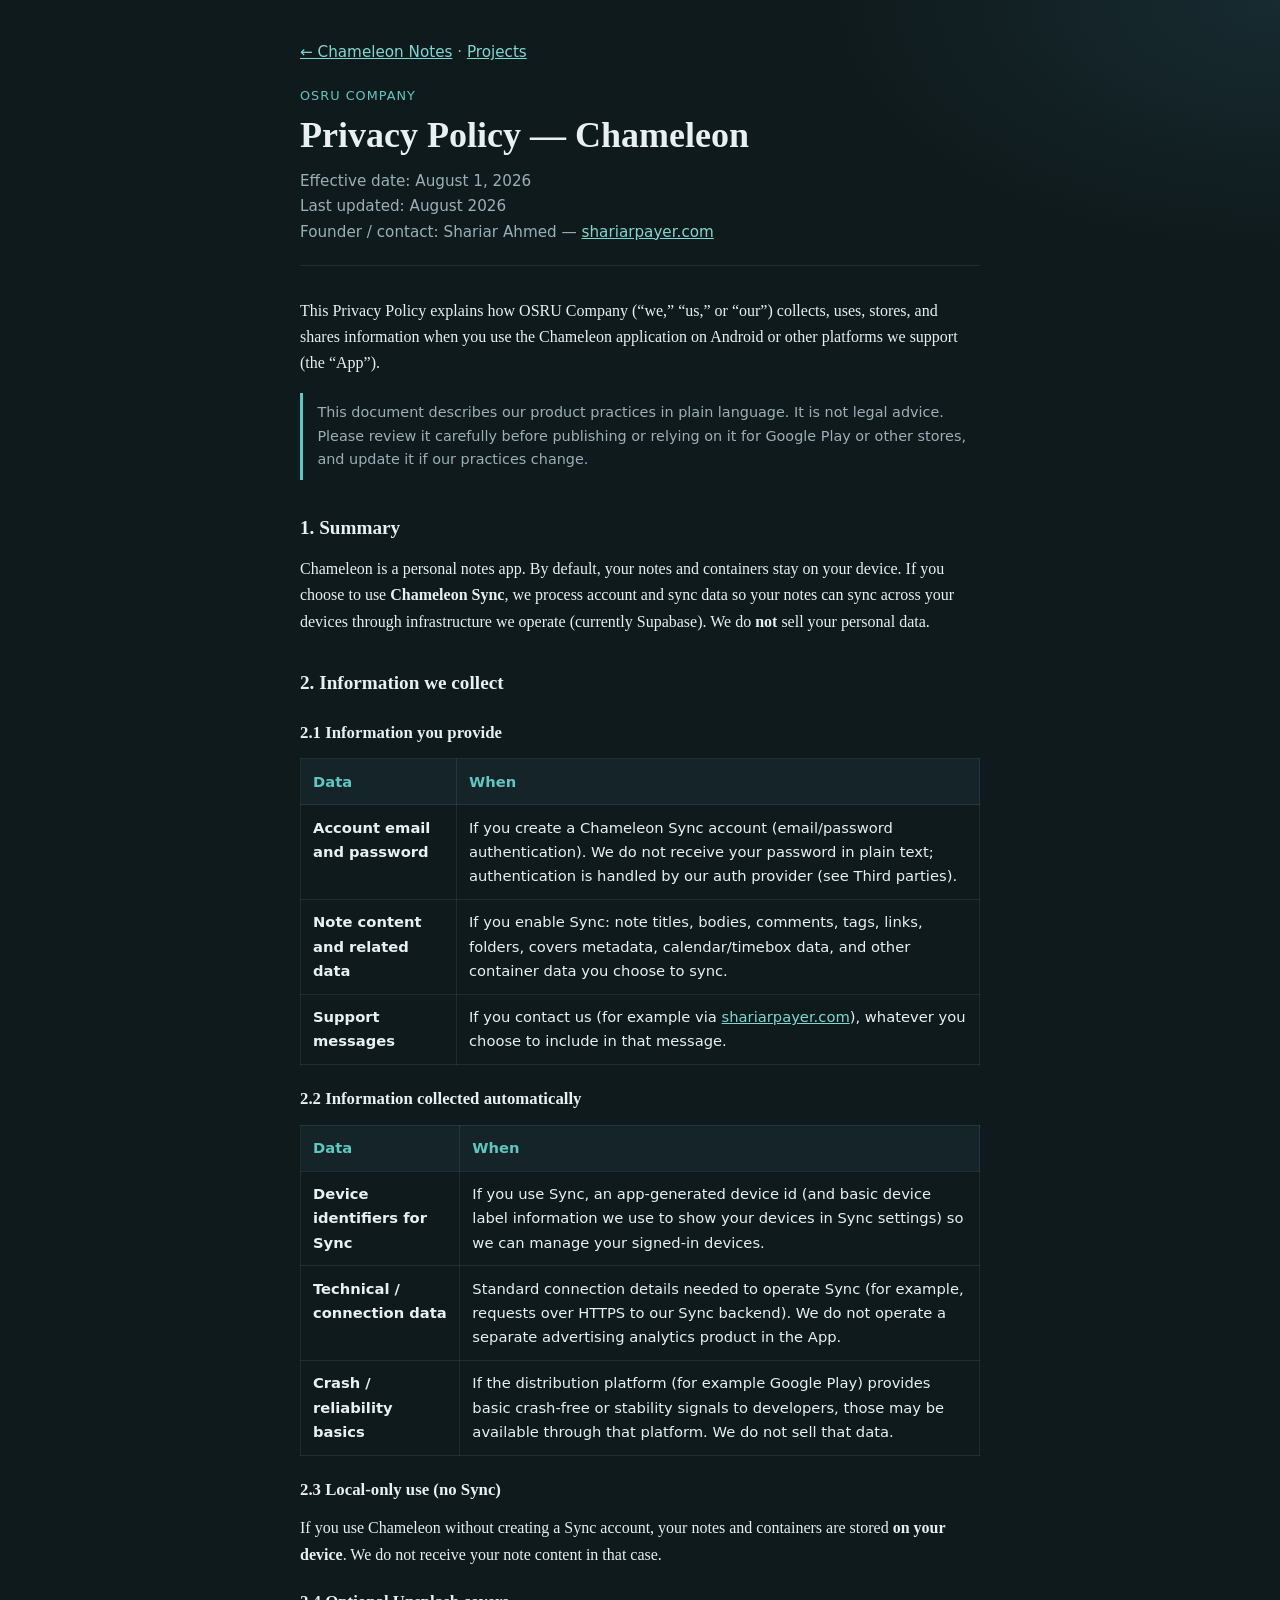
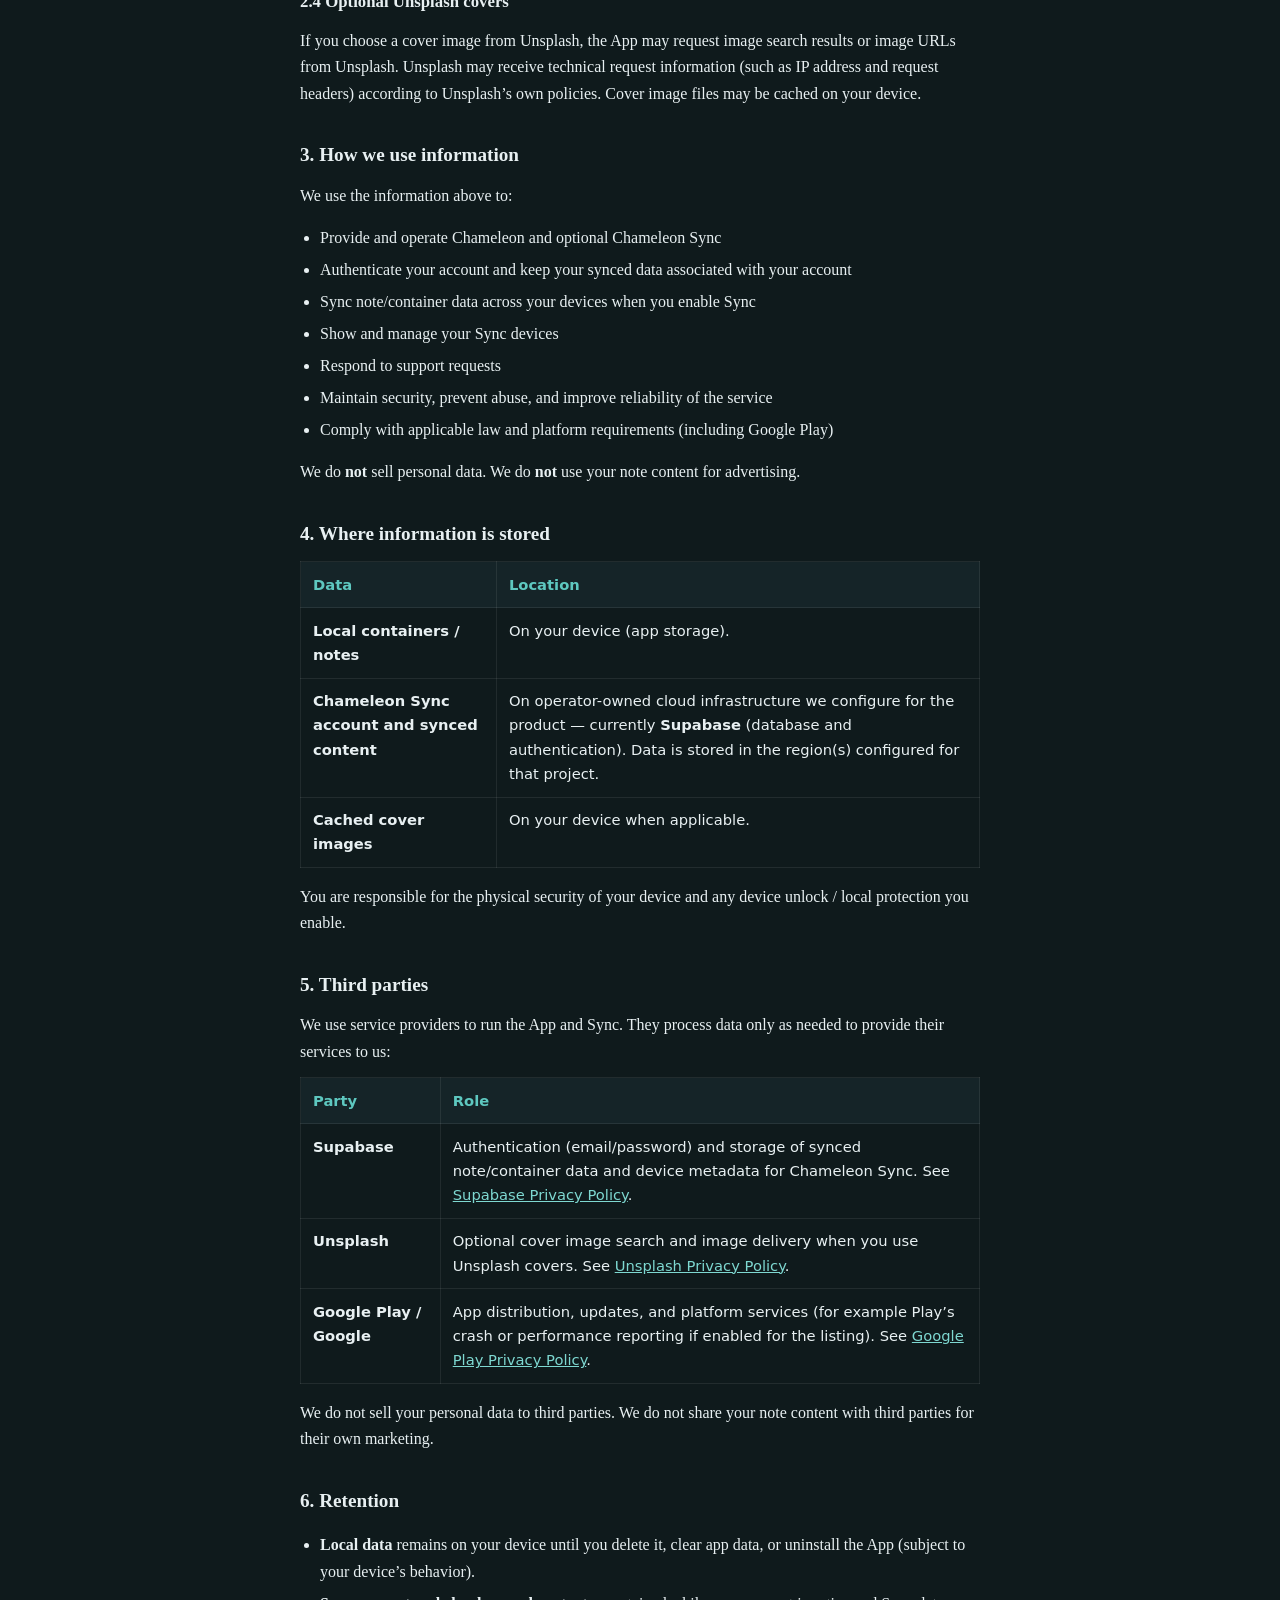
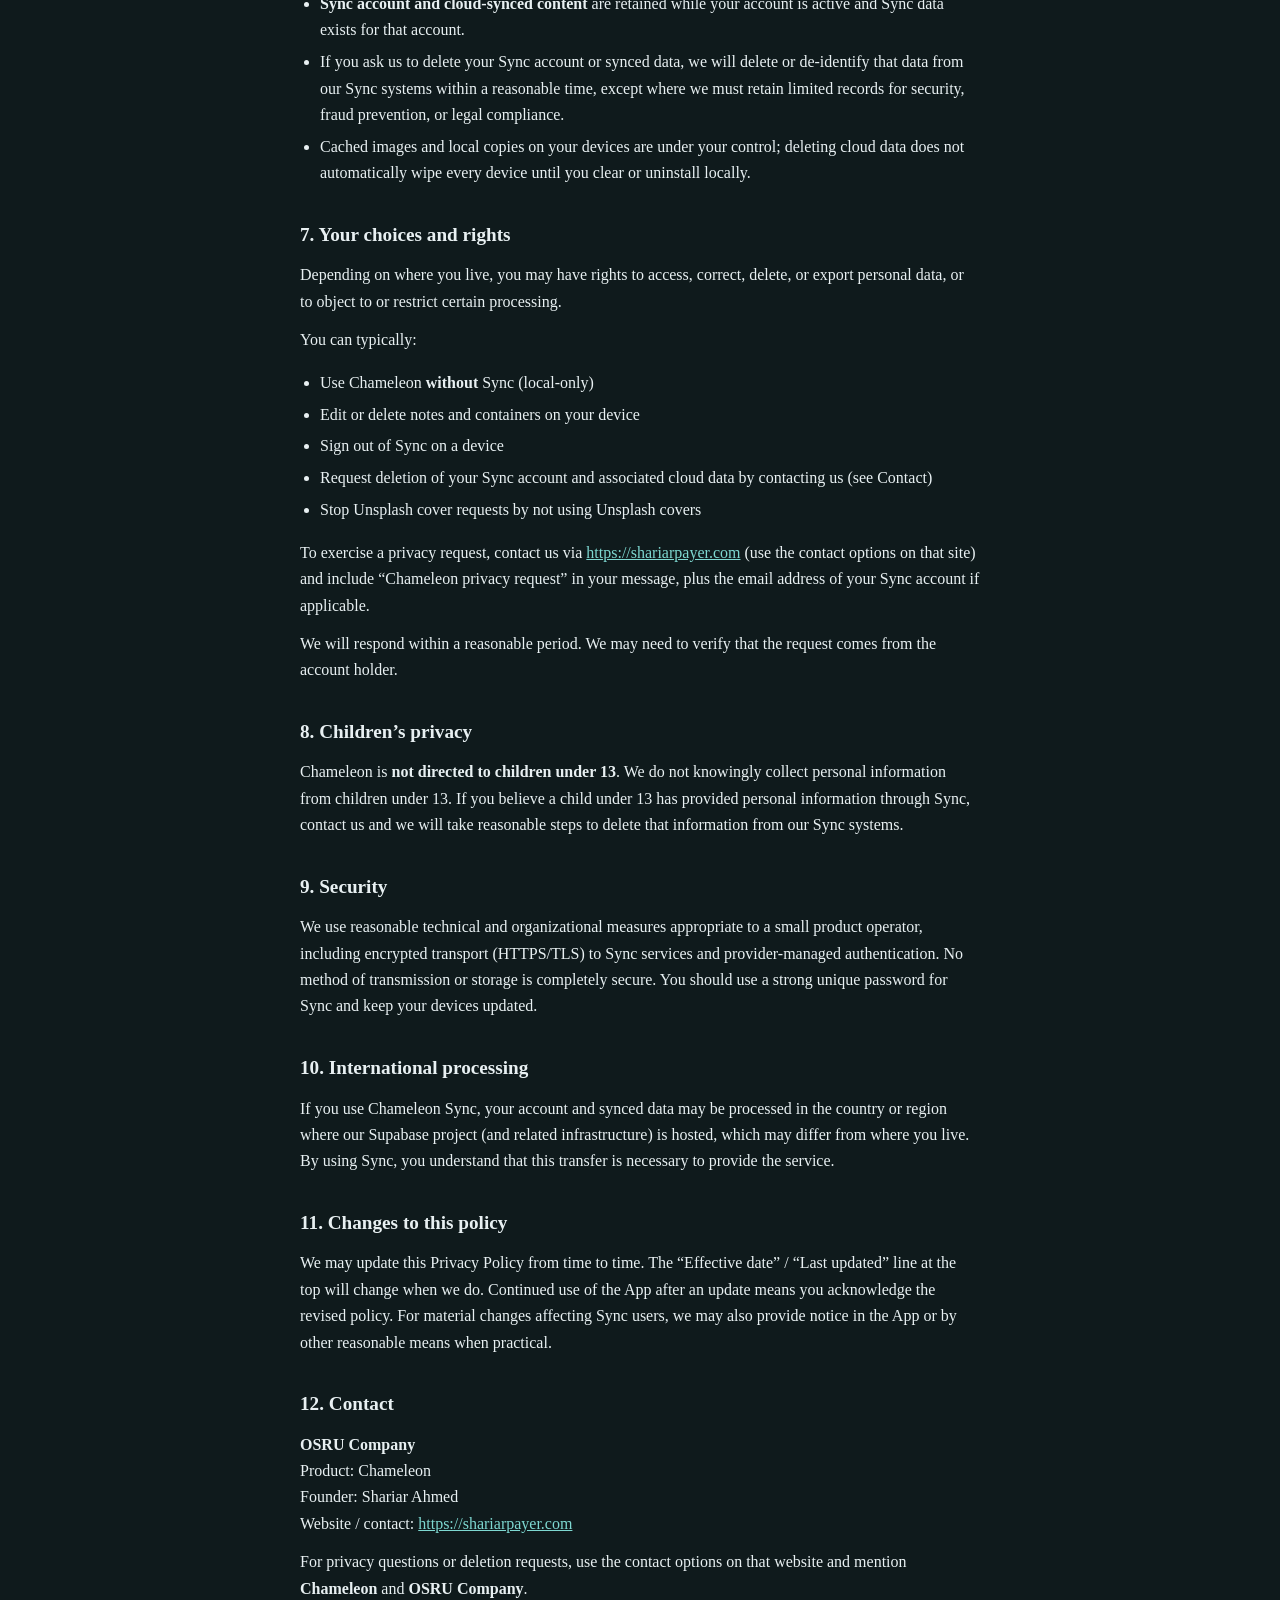
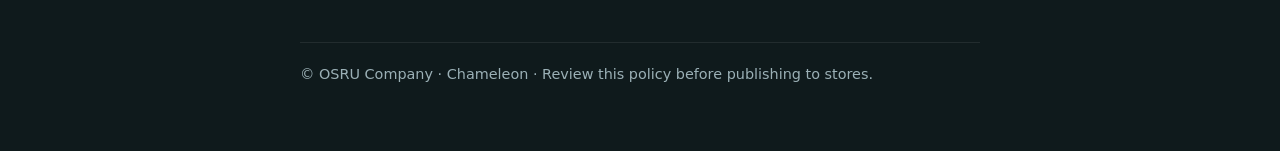
<file: chameleon-privacy.html>
<!DOCTYPE html>
<html lang="en">
<head>
  <meta charset="utf-8" />
  <meta name="viewport" content="width=device-width, initial-scale=1" />
  <title>Privacy Policy — Chameleon (OSRU Company)</title>
  <meta name="description" content="Privacy Policy for Chameleon by OSRU Company." />
  <style>
    :root {
      --bg: #0f1a1c;
      --surface: #152428;
      --text: #e8f0f2;
      --muted: #9bb0b6;
      --accent: #5ec8c0;
      --border: rgba(255, 255, 255, 0.08);
      --link: #7ed8d1;
    }
    * { box-sizing: border-box; }
    body {
      margin: 0;
      font-family: "Segoe UI", Georgia, "Times New Roman", serif;
      background:
        radial-gradient(1200px 600px at 10% -10%, rgba(94, 200, 192, 0.12), transparent 55%),
        radial-gradient(900px 500px at 100% 0%, rgba(60, 120, 140, 0.18), transparent 50%),
        var(--bg);
      color: var(--text);
      line-height: 1.65;
    }
    main {
      max-width: 720px;
      margin: 0 auto;
      padding: 2.5rem 1.25rem 4rem;
    }
    header {
      margin-bottom: 2rem;
      padding-bottom: 1.25rem;
      border-bottom: 1px solid var(--border);
    }
    .eyebrow {
      font-family: "Segoe UI", system-ui, sans-serif;
      font-size: 0.8rem;
      letter-spacing: 0.08em;
      text-transform: uppercase;
      color: var(--accent);
      margin: 0 0 0.5rem;
    }
    h1 {
      font-size: clamp(1.75rem, 4vw, 2.25rem);
      line-height: 1.2;
      margin: 0 0 0.75rem;
      font-weight: 650;
    }
    .meta {
      font-family: "Segoe UI", system-ui, sans-serif;
      color: var(--muted);
      font-size: 0.95rem;
      margin: 0;
    }
    h2 {
      font-size: 1.2rem;
      margin: 2rem 0 0.75rem;
      font-weight: 650;
    }
    h3 {
      font-size: 1.05rem;
      margin: 1.25rem 0 0.5rem;
      font-weight: 600;
    }
    p, li { font-size: 1rem; }
    p { margin: 0.75rem 0; }
    ul { padding-left: 1.25rem; }
    li { margin: 0.35rem 0; }
    a { color: var(--link); }
    a:hover { color: var(--accent); }
    table {
      width: 100%;
      border-collapse: collapse;
      margin: 0.75rem 0 1rem;
      font-family: "Segoe UI", system-ui, sans-serif;
      font-size: 0.92rem;
    }
    th, td {
      border: 1px solid var(--border);
      padding: 0.65rem 0.75rem;
      text-align: left;
      vertical-align: top;
    }
    th { background: var(--surface); color: var(--accent); font-weight: 600; }
    .note {
      font-family: "Segoe UI", system-ui, sans-serif;
      font-size: 0.9rem;
      color: var(--muted);
      border-left: 3px solid var(--accent);
      padding: 0.5rem 0 0.5rem 0.9rem;
      margin: 1rem 0;
    }
    footer {
      margin-top: 2.5rem;
      padding-top: 1.25rem;
      border-top: 1px solid var(--border);
      font-family: "Segoe UI", system-ui, sans-serif;
      font-size: 0.9rem;
      color: var(--muted);
    }
  </style>
</head>
<body>
  <main>
    <p class="meta" style="margin-bottom:1.25rem;">
      <a href="chameleon.html">← Chameleon Notes</a>
      ·
      <a href="index.html#portfolio">Projects</a>
    </p>
    <header>
      <p class="eyebrow">OSRU Company</p>
      <h1>Privacy Policy — Chameleon</h1>
      <p class="meta">
        Effective date: August 1, 2026<br />
        Last updated: August 2026<br />
        Founder / contact: Shariar Ahmed —
        <a href="https://shariarpayer.com">shariarpayer.com</a>
      </p>
    </header>

    <p>
      This Privacy Policy explains how OSRU Company (“we,” “us,” or “our”) collects, uses, stores, and shares
      information when you use the Chameleon application on Android or other platforms we support (the “App”).
    </p>
    <p class="note">
      This document describes our product practices in plain language. It is not legal advice.
      Please review it carefully before publishing or relying on it for Google Play or other stores,
      and update it if our practices change.
    </p>

    <h2>1. Summary</h2>
    <p>
      Chameleon is a personal notes app. By default, your notes and containers stay on your device.
      If you choose to use <strong>Chameleon Sync</strong>, we process account and sync data so your notes can
      sync across your devices through infrastructure we operate (currently Supabase).
      We do <strong>not</strong> sell your personal data.
    </p>

    <h2>2. Information we collect</h2>

    <h3>2.1 Information you provide</h3>
    <table>
      <thead>
        <tr><th>Data</th><th>When</th></tr>
      </thead>
      <tbody>
        <tr>
          <td><strong>Account email and password</strong></td>
          <td>If you create a Chameleon Sync account (email/password authentication). We do not receive your password in plain text; authentication is handled by our auth provider (see Third parties).</td>
        </tr>
        <tr>
          <td><strong>Note content and related data</strong></td>
          <td>If you enable Sync: note titles, bodies, comments, tags, links, folders, covers metadata, calendar/timebox data, and other container data you choose to sync.</td>
        </tr>
        <tr>
          <td><strong>Support messages</strong></td>
          <td>If you contact us (for example via <a href="https://shariarpayer.com">shariarpayer.com</a>), whatever you choose to include in that message.</td>
        </tr>
      </tbody>
    </table>

    <h3>2.2 Information collected automatically</h3>
    <table>
      <thead>
        <tr><th>Data</th><th>When</th></tr>
      </thead>
      <tbody>
        <tr>
          <td><strong>Device identifiers for Sync</strong></td>
          <td>If you use Sync, an app-generated device id (and basic device label information we use to show your devices in Sync settings) so we can manage your signed-in devices.</td>
        </tr>
        <tr>
          <td><strong>Technical / connection data</strong></td>
          <td>Standard connection details needed to operate Sync (for example, requests over HTTPS to our Sync backend). We do not operate a separate advertising analytics product in the App.</td>
        </tr>
        <tr>
          <td><strong>Crash / reliability basics</strong></td>
          <td>If the distribution platform (for example Google Play) provides basic crash-free or stability signals to developers, those may be available through that platform. We do not sell that data.</td>
        </tr>
      </tbody>
    </table>

    <h3>2.3 Local-only use (no Sync)</h3>
    <p>
      If you use Chameleon without creating a Sync account, your notes and containers are stored
      <strong>on your device</strong>. We do not receive your note content in that case.
    </p>

    <h3>2.4 Optional Unsplash covers</h3>
    <p>
      If you choose a cover image from Unsplash, the App may request image search results or image URLs from Unsplash.
      Unsplash may receive technical request information (such as IP address and request headers) according to Unsplash’s own policies.
      Cover image files may be cached on your device.
    </p>

    <h2>3. How we use information</h2>
    <p>We use the information above to:</p>
    <ul>
      <li>Provide and operate Chameleon and optional Chameleon Sync</li>
      <li>Authenticate your account and keep your synced data associated with your account</li>
      <li>Sync note/container data across your devices when you enable Sync</li>
      <li>Show and manage your Sync devices</li>
      <li>Respond to support requests</li>
      <li>Maintain security, prevent abuse, and improve reliability of the service</li>
      <li>Comply with applicable law and platform requirements (including Google Play)</li>
    </ul>
    <p>We do <strong>not</strong> sell personal data. We do <strong>not</strong> use your note content for advertising.</p>

    <h2>4. Where information is stored</h2>
    <table>
      <thead>
        <tr><th>Data</th><th>Location</th></tr>
      </thead>
      <tbody>
        <tr>
          <td><strong>Local containers / notes</strong></td>
          <td>On your device (app storage).</td>
        </tr>
        <tr>
          <td><strong>Chameleon Sync account and synced content</strong></td>
          <td>On operator-owned cloud infrastructure we configure for the product — currently <strong>Supabase</strong> (database and authentication). Data is stored in the region(s) configured for that project.</td>
        </tr>
        <tr>
          <td><strong>Cached cover images</strong></td>
          <td>On your device when applicable.</td>
        </tr>
      </tbody>
    </table>
    <p>You are responsible for the physical security of your device and any device unlock / local protection you enable.</p>

    <h2>5. Third parties</h2>
    <p>We use service providers to run the App and Sync. They process data only as needed to provide their services to us:</p>
    <table>
      <thead>
        <tr><th>Party</th><th>Role</th></tr>
      </thead>
      <tbody>
        <tr>
          <td><strong>Supabase</strong></td>
          <td>Authentication (email/password) and storage of synced note/container data and device metadata for Chameleon Sync. See <a href="https://supabase.com/privacy">Supabase Privacy Policy</a>.</td>
        </tr>
        <tr>
          <td><strong>Unsplash</strong></td>
          <td>Optional cover image search and image delivery when you use Unsplash covers. See <a href="https://unsplash.com/privacy">Unsplash Privacy Policy</a>.</td>
        </tr>
        <tr>
          <td><strong>Google Play / Google</strong></td>
          <td>App distribution, updates, and platform services (for example Play’s crash or performance reporting if enabled for the listing). See <a href="https://policies.google.com/privacy">Google Play Privacy Policy</a>.</td>
        </tr>
      </tbody>
    </table>
    <p>We do not sell your personal data to third parties. We do not share your note content with third parties for their own marketing.</p>

    <h2>6. Retention</h2>
    <ul>
      <li><strong>Local data</strong> remains on your device until you delete it, clear app data, or uninstall the App (subject to your device’s behavior).</li>
      <li><strong>Sync account and cloud-synced content</strong> are retained while your account is active and Sync data exists for that account.</li>
      <li>If you ask us to delete your Sync account or synced data, we will delete or de-identify that data from our Sync systems within a reasonable time, except where we must retain limited records for security, fraud prevention, or legal compliance.</li>
      <li>Cached images and local copies on your devices are under your control; deleting cloud data does not automatically wipe every device until you clear or uninstall locally.</li>
    </ul>

    <h2>7. Your choices and rights</h2>
    <p>Depending on where you live, you may have rights to access, correct, delete, or export personal data, or to object to or restrict certain processing.</p>
    <p>You can typically:</p>
    <ul>
      <li>Use Chameleon <strong>without</strong> Sync (local-only)</li>
      <li>Edit or delete notes and containers on your device</li>
      <li>Sign out of Sync on a device</li>
      <li>Request deletion of your Sync account and associated cloud data by contacting us (see Contact)</li>
      <li>Stop Unsplash cover requests by not using Unsplash covers</li>
    </ul>
    <p>
      To exercise a privacy request, contact us via
      <a href="https://shariarpayer.com">https://shariarpayer.com</a>
      (use the contact options on that site) and include “Chameleon privacy request” in your message,
      plus the email address of your Sync account if applicable.
    </p>
    <p>We will respond within a reasonable period. We may need to verify that the request comes from the account holder.</p>

    <h2>8. Children’s privacy</h2>
    <p>
      Chameleon is <strong>not directed to children under 13</strong>. We do not knowingly collect personal information from children under 13.
      If you believe a child under 13 has provided personal information through Sync, contact us and we will take reasonable steps to delete that information from our Sync systems.
    </p>

    <h2>9. Security</h2>
    <p>
      We use reasonable technical and organizational measures appropriate to a small product operator,
      including encrypted transport (HTTPS/TLS) to Sync services and provider-managed authentication.
      No method of transmission or storage is completely secure.
      You should use a strong unique password for Sync and keep your devices updated.
    </p>

    <h2>10. International processing</h2>
    <p>
      If you use Chameleon Sync, your account and synced data may be processed in the country or region
      where our Supabase project (and related infrastructure) is hosted, which may differ from where you live.
      By using Sync, you understand that this transfer is necessary to provide the service.
    </p>

    <h2>11. Changes to this policy</h2>
    <p>
      We may update this Privacy Policy from time to time. The “Effective date” / “Last updated” line at the top will change when we do.
      Continued use of the App after an update means you acknowledge the revised policy.
      For material changes affecting Sync users, we may also provide notice in the App or by other reasonable means when practical.
    </p>

    <h2>12. Contact</h2>
    <p>
      <strong>OSRU Company</strong><br />
      Product: Chameleon<br />
      Founder: Shariar Ahmed<br />
      Website / contact: <a href="https://shariarpayer.com">https://shariarpayer.com</a>
    </p>
    <p>
      For privacy questions or deletion requests, use the contact options on that website and mention
      <strong>Chameleon</strong> and <strong>OSRU Company</strong>.
    </p>

    <footer>
      © OSRU Company · Chameleon · Review this policy before publishing to stores.
    </footer>
  </main>
</body>
</html>
</file>
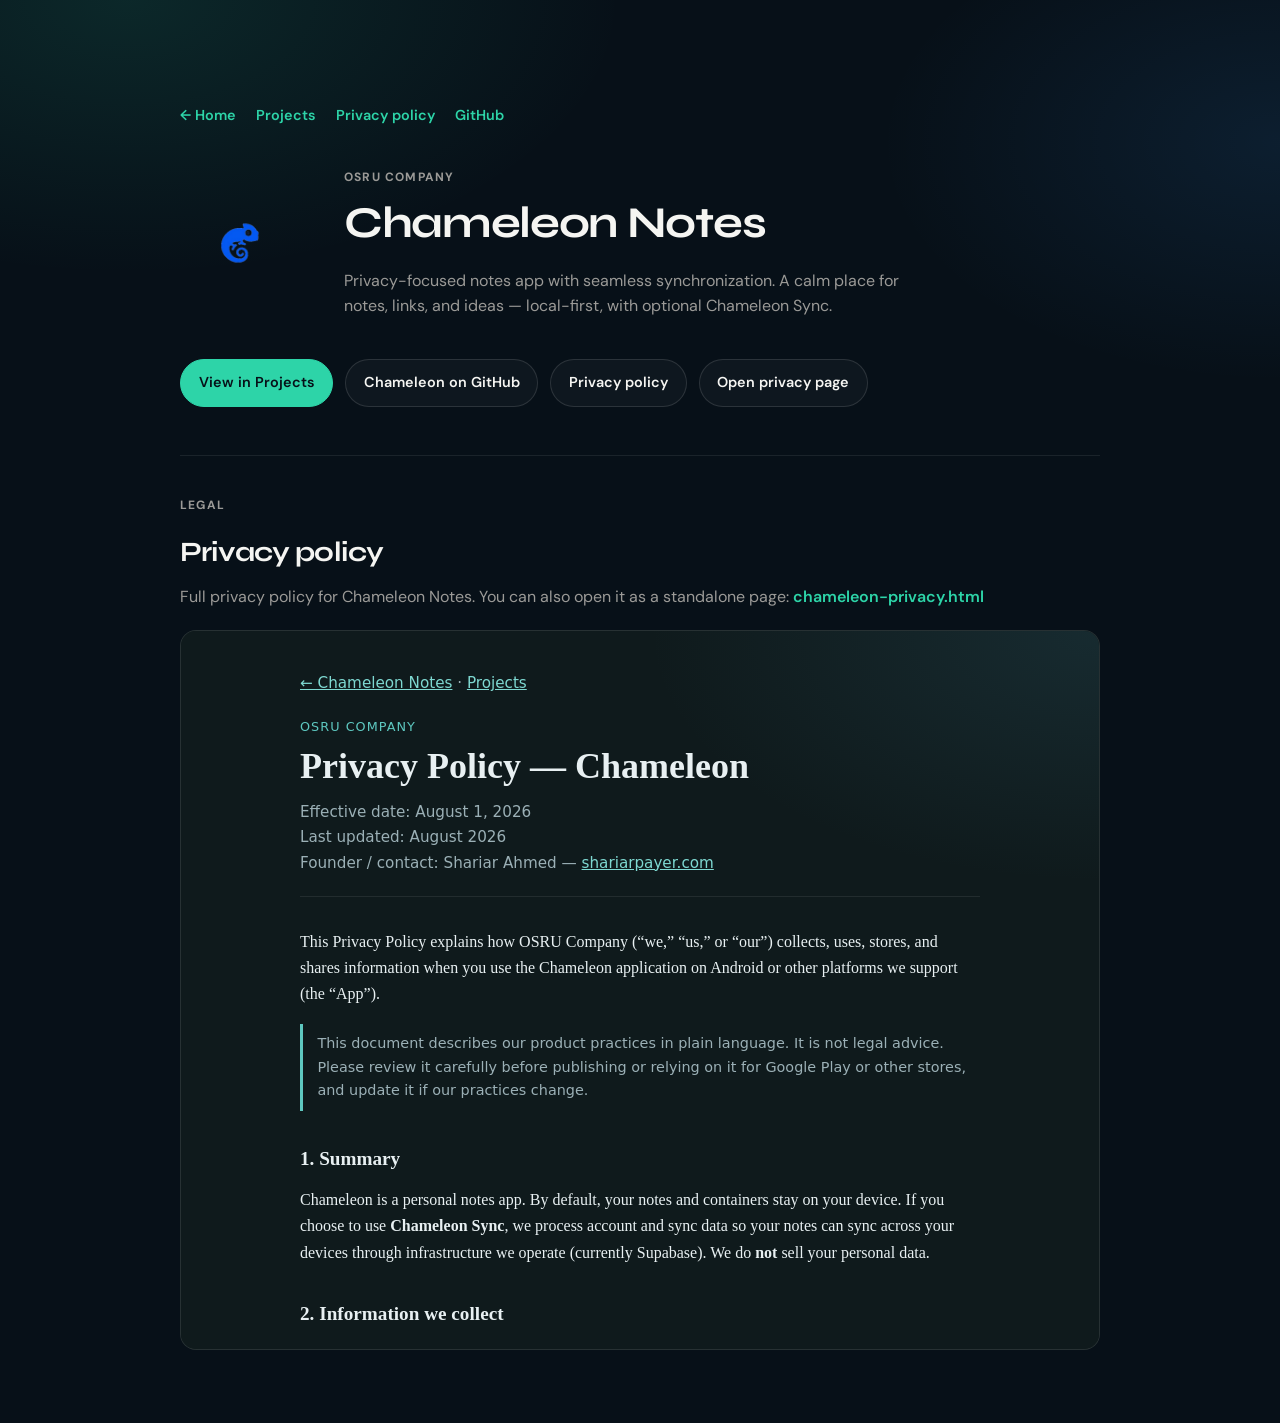
<file: chameleon.html>
<!DOCTYPE html>
<html lang="en">
<head>
  <meta charset="UTF-8" />
  <meta name="viewport" content="width=device-width, initial-scale=1.0" />
  <title>Chameleon Notes — OSRU Company</title>
  <meta name="description" content="Chameleon Notes — privacy-focused notes app with seamless synchronization by OSRU Company." />
  <link rel="preconnect" href="https://fonts.googleapis.com" />
  <link rel="preconnect" href="https://fonts.gstatic.com" crossorigin />
  <link href="https://fonts.googleapis.com/css2?family=DM+Sans:opsz,wght@9..40,400;9..40,500;9..40,600;9..40,700&family=Syne:wght@600;700;800&display=swap" rel="stylesheet" />
  <link rel="stylesheet" href="style.css" />
  <style>
    .chame-page {
      min-height: 100vh;
      padding: 6.5rem 0 4rem;
      background:
        radial-gradient(900px 500px at 10% 0%, rgba(45, 212, 168, 0.12), transparent 55%),
        radial-gradient(800px 480px at 100% 10%, rgba(59, 158, 255, 0.1), transparent 50%),
        #071018;
      color: #f5f5f2;
    }
    .chame-page .wrap { max-width: 920px; }
    .chame-top {
      display: flex;
      flex-wrap: wrap;
      gap: 0.75rem 1.25rem;
      align-items: center;
      margin-bottom: 2.5rem;
      font-size: 0.9rem;
    }
    .chame-top a {
      color: #2DD4A8;
      font-weight: 600;
      text-decoration: none;
    }
    .chame-top a:hover { color: #9AD0FF; }
    .chame-hero {
      display: grid;
      gap: 1.5rem;
      align-items: center;
      margin-bottom: 2.5rem;
    }
    @media (min-width: 720px) {
      .chame-hero {
        grid-template-columns: 140px 1fr;
      }
    }
    .chame-hero img {
      width: 120px;
      height: 120px;
      border-radius: 28px;
      display: block;
    }
    .chame-hero h1 {
      font-family: Syne, sans-serif;
      font-size: clamp(2rem, 4vw, 2.75rem);
      letter-spacing: -0.03em;
      margin: 0 0 0.5rem;
    }
    .chame-hero p {
      color: #9b9a97;
      margin: 0;
      line-height: 1.6;
      max-width: 36rem;
    }
    .chame-links {
      display: flex;
      flex-wrap: wrap;
      gap: 0.75rem;
      margin: 1.75rem 0 3rem;
    }
    .chame-links a {
      display: inline-flex;
      align-items: center;
      gap: 0.4rem;
      padding: 0.7rem 1.1rem;
      border-radius: 999px;
      border: 1px solid rgba(255,255,255,0.12);
      color: #f5f5f2;
      text-decoration: none;
      font-weight: 600;
      font-size: 0.9rem;
      background: rgba(255,255,255,0.03);
    }
    .chame-links a:hover {
      border-color: #2DD4A8;
      color: #2DD4A8;
    }
    .chame-links a.primary {
      background: #2DD4A8;
      color: #071018;
      border-color: #2DD4A8;
    }
    .chame-links a.primary:hover {
      background: #9AD0FF;
      border-color: #9AD0FF;
      color: #071018;
    }
    .chame-section-label {
      font-size: 0.75rem;
      letter-spacing: 0.1em;
      text-transform: uppercase;
      color: #2DD4A8;
      margin: 0 0 0.75rem;
      font-weight: 700;
    }
    #privacy {
      scroll-margin-top: 5rem;
      border-top: 1px solid rgba(255,255,255,0.08);
      padding-top: 2.5rem;
    }
    #privacy h2 {
      font-family: Syne, sans-serif;
      font-size: 1.75rem;
      margin: 0 0 1rem;
    }
    #privacy > p {
      color: #9b9a97;
      margin: 0 0 1.25rem;
    }
    .privacy-frame {
      width: 100%;
      min-height: 80vh;
      border: 1px solid rgba(255,255,255,0.1);
      border-radius: 16px;
      background: #0f1a1c;
    }
  </style>
</head>
<body>
  <div class="chame-page">
    <div class="wrap">
      <nav class="chame-top" aria-label="Chameleon page">
        <a href="index.html">← Home</a>
        <a href="index.html#portfolio">Projects</a>
        <a href="#privacy">Privacy policy</a>
        <a href="https://github.com/SaintShariar/chameleon" target="_blank" rel="noopener">GitHub</a>
      </nav>

      <header class="chame-hero">
        <img src="work-chameleon.png" alt="Chameleon Notes app icon" width="120" height="120" />
        <div>
          <p class="chame-section-label">OSRU Company</p>
          <h1>Chameleon Notes</h1>
          <p>
            Privacy-focused notes app with seamless synchronization.
            A calm place for notes, links, and ideas — local-first, with optional Chameleon Sync.
          </p>
        </div>
      </header>

      <div class="chame-links" aria-label="Chameleon links">
        <a class="primary" href="index.html#portfolio">View in Projects</a>
        <a href="https://github.com/SaintShariar/chameleon" target="_blank" rel="noopener">Chameleon on GitHub</a>
        <a href="#privacy">Privacy policy</a>
        <a href="chameleon-privacy.html">Open privacy page</a>
      </div>

      <section id="privacy" aria-labelledby="privacy-heading">
        <p class="chame-section-label">Legal</p>
        <h2 id="privacy-heading">Privacy policy</h2>
        <p>
          Full privacy policy for Chameleon Notes. You can also open it as a standalone page:
          <a href="chameleon-privacy.html" style="color:#2DD4A8;font-weight:600;">chameleon-privacy.html</a>
        </p>
        <iframe
          class="privacy-frame"
          src="chameleon-privacy.html"
          title="Chameleon Notes privacy policy"
          loading="lazy"
        ></iframe>
      </section>
    </div>
  </div>
</body>
</html>
</file>
<file: style.css>
:root {
  --bg: #050505;
  --bg-elevated: #0a0a0a;
  --bg-soft: #101010;
  --surface: rgba(255, 255, 255, 0.03);
  --border: rgba(255, 255, 255, 0.08);
  --border-strong: rgba(255, 255, 255, 0.14);
  --text: #f4f1ef;
  --muted: #8a8580;
  --soft: #c4bfb8;
  --accent: #e8194f;
  --accent-hot: #ff2d64;
  --font-display: "Syne", sans-serif;
  --font-serif: "Instrument Serif", Georgia, serif;
  --font-body: "DM Sans", sans-serif;
  --max: 1120px;
  --ease: cubic-bezier(0.22, 1, 0.36, 1);
}

*, *::before, *::after { box-sizing: border-box; margin: 0; padding: 0; }

html { scroll-behavior: smooth; }

body {
  font-family: var(--font-body);
  background:
    radial-gradient(ellipse 70% 45% at 8% 0%, rgba(232, 25, 79, 0.06), transparent 55%),
    radial-gradient(ellipse 50% 35% at 92% 18%, rgba(35, 40, 55, 0.4), transparent 50%),
    var(--bg);
  color: var(--text);
  line-height: 1.65;
  -webkit-font-smoothing: antialiased;
  overflow-x: hidden;
}

a { color: inherit; text-decoration: none; }
img { display: block; max-width: 100%; }
button { font: inherit; color: inherit; }

.sr-only {
  position: absolute;
  width: 1px;
  height: 1px;
  padding: 0;
  margin: -1px;
  overflow: hidden;
  clip: rect(0, 0, 0, 0);
  border: 0;
}

.grain {
  position: fixed;
  inset: 0;
  pointer-events: none;
  z-index: 9999;
  opacity: 0.035;
  background-image: url("data:image/svg+xml,%3Csvg viewBox='0 0 200 200' xmlns='http://www.w3.org/2000/svg'%3E%3Cfilter id='n'%3E%3CfeTurbulence type='fractalNoise' baseFrequency='0.85' numOctaves='4' stitchTiles='stitch'/%3E%3C/filter%3E%3Crect width='100%25' height='100%25' filter='url(%23n)'/%3E%3C/svg%3E");
  mix-blend-mode: overlay;
}

/* Nav */
.nav {
  position: fixed;
  top: 0;
  left: 0;
  right: 0;
  z-index: 100;
  display: flex;
  align-items: center;
  justify-content: space-between;
  padding: 1.25rem clamp(1.25rem, 5vw, 3.5rem);
  transition: background 0.35s var(--ease), border-color 0.35s, backdrop-filter 0.35s;
  border-bottom: 1px solid transparent;
}

.nav.scrolled {
  background: rgba(5, 5, 5, 0.78);
  backdrop-filter: blur(16px);
  -webkit-backdrop-filter: blur(16px);
  border-bottom-color: var(--border);
}

.logo {
  font-family: var(--font-display);
  font-size: 1.35rem;
  font-weight: 700;
  letter-spacing: -0.03em;
  z-index: 2;
}

.accent-i,
.dot { color: var(--accent); }

.nav-links {
  list-style: none;
  display: flex;
  gap: clamp(1.1rem, 2.8vw, 2.1rem);
}

.nav-links a {
  font-size: 0.875rem;
  font-weight: 500;
  color: var(--muted);
  transition: color 0.2s;
}

.nav-links a:hover { color: var(--text); }

.nav-github {
  color: var(--text) !important;
  font-weight: 600 !important;
}

.nav-github:hover { color: var(--accent) !important; }

.nav-toggle {
  display: none;
  width: 40px;
  height: 40px;
  background: none;
  border: none;
  cursor: pointer;
  flex-direction: column;
  justify-content: center;
  align-items: center;
  gap: 7px;
  z-index: 2;
}

.nav-toggle span {
  display: block;
  width: 22px;
  height: 1.5px;
  background: var(--text);
  transition: transform 0.3s var(--ease), opacity 0.2s;
}

.nav.open .nav-toggle span:first-child {
  transform: translateY(4.25px) rotate(45deg);
}

.nav.open .nav-toggle span:last-child {
  transform: translateY(-4.25px) rotate(-45deg);
}

/* Hero — full-bleed Background.png */
.hero {
  position: relative;
  z-index: 1;
  min-height: 100vh;
  min-height: 100dvh;
  display: flex;
  align-items: center;
  background: url(Background.png) right center / cover no-repeat;
  overflow: hidden;
}

.hero-veil {
  position: absolute;
  inset: 0;
  background:
    linear-gradient(
      105deg,
      rgba(5, 5, 5, 0.97) 0%,
      rgba(5, 5, 5, 0.92) 30%,
      rgba(5, 5, 5, 0.55) 50%,
      rgba(5, 5, 5, 0.18) 66%,
      transparent 80%
    ),
    linear-gradient(to top, rgba(5, 5, 5, 0.78) 0%, transparent 30%);
  pointer-events: none;
}

.hero-content {
  position: relative;
  z-index: 2;
  width: 100%;
  max-width: var(--max);
  margin: 0 auto;
  padding: 7rem clamp(1.25rem, 5vw, 3.5rem) 5rem;
}

.hero-brand {
  font-family: var(--font-display);
  font-size: clamp(2.75rem, 8vw, 5.5rem);
  font-weight: 800;
  letter-spacing: -0.045em;
  line-height: 0.95;
  margin-bottom: 1.5rem;
}

.hero h1 {
  font-family: var(--font-serif);
  font-weight: 400;
  font-size: clamp(1.55rem, 3.5vw, 2.45rem);
  line-height: 1.22;
  letter-spacing: -0.01em;
  max-width: 18ch;
  margin-bottom: 1.25rem;
}

.hero-lede {
  font-size: clamp(1rem, 1.5vw, 1.125rem);
  color: var(--soft);
  max-width: 40ch;
  margin-bottom: 2.25rem;
  line-height: 1.7;
}

.hero-cta {
  display: flex;
  flex-wrap: wrap;
  gap: 0.65rem;
  align-items: center;
}

.btn {
  display: inline-flex;
  align-items: center;
  justify-content: center;
  gap: 0.45rem;
  padding: 0.85rem 1.4rem;
  border-radius: 4px;
  font-size: 0.9rem;
  font-weight: 600;
  border: 1px solid transparent;
  cursor: pointer;
  transition: transform 0.25s var(--ease), background 0.25s, border-color 0.25s, color 0.25s;
}

.btn:hover { transform: translateY(-2px); }

.btn-accent {
  background: var(--accent);
  color: #fff;
}

.btn-accent:hover { background: var(--accent-hot); }

.btn-ghost {
  background: rgba(255, 255, 255, 0.04);
  border-color: var(--border);
  color: var(--text);
}

.btn-ghost:hover {
  border-color: var(--border-strong);
  background: rgba(255, 255, 255, 0.07);
}

.scroll-hint {
  position: absolute;
  bottom: 2rem;
  left: clamp(1.25rem, 5vw, 3.5rem);
  z-index: 2;
  display: flex;
  align-items: center;
  gap: 0.65rem;
  font-size: 0.7rem;
  font-weight: 600;
  letter-spacing: 0.16em;
  text-transform: uppercase;
  color: var(--muted);
  transition: color 0.2s;
}

.scroll-hint i { animation: bob 1.8s ease-in-out infinite; }
.scroll-hint:hover { color: var(--text); }

@keyframes bob {
  0%, 100% { transform: translateY(0); }
  50% { transform: translateY(5px); }
}

/* Reveal */
.reveal {
  opacity: 0;
  transform: translateY(28px);
  transition: opacity 0.9s var(--ease), transform 0.9s var(--ease);
}

.reveal.is-visible {
  opacity: 1;
  transform: translateY(0);
}

.hero .reveal:nth-child(1) { transition-delay: 0.05s; }
.hero .reveal:nth-child(2) { transition-delay: 0.18s; }
.hero .reveal:nth-child(3) { transition-delay: 0.3s; }
.hero .reveal:nth-child(4) { transition-delay: 0.42s; }
.hero .scroll-hint { transition-delay: 0.6s; }

/* Sections */
.section {
  position: relative;
  z-index: 1;
  padding: clamp(4.5rem, 10vh, 7rem) clamp(1.25rem, 5vw, 3.5rem);
}

.section-experience,
.section-work {
  background:
    linear-gradient(180deg, transparent, rgba(255, 255, 255, 0.015), transparent),
    var(--bg-elevated);
}

.wrap {
  max-width: var(--max);
  margin: 0 auto;
}

.section-label {
  font-size: 0.75rem;
  font-weight: 600;
  letter-spacing: 0.16em;
  text-transform: uppercase;
  color: var(--accent);
  margin-bottom: 0.85rem;
}

.section-head { margin-bottom: 2.5rem; }
.section-head.center { text-align: center; }

h2 {
  font-family: var(--font-display);
  font-size: clamp(1.85rem, 4vw, 2.75rem);
  font-weight: 700;
  letter-spacing: -0.03em;
  line-height: 1.15;
}

.lead {
  color: var(--muted);
  font-size: 1.05rem;
  max-width: 46ch;
  margin-top: 1rem;
}

/* Journey / Globe */
.journey {
  position: relative;
  z-index: 1;
  padding: clamp(3.5rem, 8vh, 5.5rem) 0 0;
  background:
    radial-gradient(ellipse 60% 50% at 55% 55%, rgba(232, 25, 79, 0.06), transparent 65%),
    linear-gradient(180deg, var(--bg) 0%, #07090e 40%, var(--bg) 100%);
  overflow: hidden;
}

.journey-head {
  padding: 0 clamp(1.25rem, 5vw, 3.5rem);
  margin-bottom: 1.5rem;
}

.journey-lede { max-width: 42ch; }

#globe {
  scroll-margin-top: 5.5rem;
}

.globe-stage {
  position: relative;
  min-height: min(92vh, 900px);
  display: grid;
  grid-template-columns: 1fr minmax(260px, 340px);
  gap: 0;
  align-items: stretch;
  padding: 0 clamp(1rem, 4vw, 2.5rem) clamp(2.5rem, 5vh, 3.5rem);
  max-width: 1480px;
  margin: 0 auto;
}

.globe-container {
  position: relative;
  width: 100%;
  min-height: min(84vh, 820px);
  height: 100%;
  border-radius: 6px;
  overflow: hidden;
  background:
    radial-gradient(ellipse at 50% 45%, #0d1520 0%, #05070c 70%);
  border: 1px solid var(--border);
  cursor: grab;
  touch-action: none;
}

.globe-container:active { cursor: grabbing; }

.globe-container canvas {
  display: block;
  width: 100% !important;
  height: 100% !important;
}

.globe-fallback {
  position: absolute;
  inset: 0;
  display: grid;
  place-items: center;
  padding: 2rem;
  text-align: center;
  color: var(--muted);
  background: var(--bg-soft);
  z-index: 2;
  pointer-events: none;
}

/* Author display must not override the HTML hidden attribute (Chrome shows overlay otherwise). */
.globe-fallback[hidden] {
  display: none !important;
}

.journey-panel {
  display: flex;
  flex-direction: column;
  justify-content: center;
  gap: 1rem;
  padding: 1.5rem 0 1.5rem 1.75rem;
}

.journey-panel-label {
  font-size: 0.7rem;
  font-weight: 600;
  letter-spacing: 0.14em;
  text-transform: uppercase;
  color: var(--muted);
}

.place-list {
  display: flex;
  flex-direction: column;
  gap: 0.5rem;
}

.place-btn {
  display: flex;
  align-items: flex-start;
  gap: 0.85rem;
  width: 100%;
  text-align: left;
  padding: 1rem 1.1rem;
  background: rgba(255, 255, 255, 0.02);
  border: 1px solid var(--border);
  border-radius: 6px;
  cursor: pointer;
  transition: border-color 0.25s, background 0.25s, transform 0.25s var(--ease);
}

.place-btn:hover {
  border-color: var(--border-strong);
  background: rgba(255, 255, 255, 0.04);
}

.place-btn.is-active {
  border-color: rgba(232, 25, 79, 0.5);
  background: rgba(232, 25, 79, 0.08);
}

.place-dot {
  width: 10px;
  height: 10px;
  margin-top: 0.35rem;
  border-radius: 50%;
  background: var(--accent);
  box-shadow: 0 0 0 3px rgba(232, 25, 79, 0.2);
  flex-shrink: 0;
}

.place-meta {
  display: flex;
  flex-direction: column;
  gap: 0.2rem;
}

.place-meta strong {
  font-family: var(--font-display);
  font-size: 1rem;
  font-weight: 700;
  letter-spacing: -0.02em;
}

.place-meta span {
  font-size: 0.8rem;
  color: var(--muted);
  line-height: 1.4;
}

.btn-tour {
  width: 100%;
  margin-top: 0.25rem;
}

.globe-hint {
  font-size: 0.8rem;
  color: var(--muted);
  min-height: 2.4em;
}

/* About */
.about-grid {
  display: grid;
  grid-template-columns: minmax(240px, 340px) 1fr;
  gap: clamp(2.5rem, 6vw, 4.5rem);
  align-items: center;
}

.portrait-frame {
  position: relative;
  background:
    radial-gradient(ellipse at 50% 30%, rgba(232, 25, 79, 0.12), transparent 60%),
    linear-gradient(180deg, #121212, #080808);
  border: 1px solid var(--border);
  border-radius: 4px;
  overflow: hidden;
}

.portrait-frame img {
  width: 100%;
  aspect-ratio: 3 / 4;
  object-fit: cover;
  object-position: center top;
  filter: contrast(1.02) saturate(0.95);
  -webkit-mask-image: linear-gradient(to bottom, #000 72%, transparent 100%);
  mask-image: linear-gradient(to bottom, #000 72%, transparent 100%);
}

.portrait-fade {
  position: absolute;
  inset: 0;
  box-shadow: inset 0 0 60px rgba(0, 0, 0, 0.45);
  pointer-events: none;
}

.about-copy h2 { max-width: 16ch; }

.about-body {
  color: var(--soft);
  margin-top: 1.15rem;
  max-width: 48ch;
  font-size: 0.98rem;
}

.about-pillars {
  list-style: none;
  margin-top: 2rem;
  display: flex;
  flex-direction: column;
  gap: 1.15rem;
}

.about-pillars li {
  padding-left: 1rem;
  border-left: 2px solid rgba(232, 25, 79, 0.55);
  color: var(--muted);
  font-size: 0.92rem;
}

.about-pillars strong {
  display: block;
  color: var(--text);
  font-family: var(--font-display);
  font-size: 0.95rem;
  font-weight: 700;
  letter-spacing: -0.02em;
  margin-bottom: 0.2rem;
}

/* Experience timeline */
.timeline {
  display: flex;
  flex-direction: column;
  gap: clamp(2.5rem, 5vw, 4rem);
}

.timeline-item {
  display: grid;
  grid-template-columns: minmax(280px, 46%) 1fr;
  gap: clamp(1.5rem, 4vw, 3rem);
  align-items: center;
}

.timeline-item--alt {
  grid-template-columns: 1fr minmax(280px, 46%);
}

.timeline-item--alt .timeline-media { order: 2; }
.timeline-item--alt .timeline-story { order: 1; }

.timeline-media {
  position: relative;
  margin: 0;
  border-radius: 6px;
  overflow: hidden;
  border: 1px solid var(--border);
  background: #0a0a0a;
  min-height: 300px;
  isolation: isolate;
  box-shadow: 0 18px 48px rgba(0, 0, 0, 0.35);
}

.timeline-media > img {
  display: block;
  width: 100%;
  height: 100%;
  min-height: 320px;
  max-height: 420px;
  object-fit: cover;
  object-position: center top;
}

.timeline-media--video {
  min-height: 0;
  background: #0a0a0a;
}

.timeline-video {
  position: relative;
  width: 100%;
  aspect-ratio: 4 / 5;
  min-height: 320px;
  max-height: 520px;
  background: #0a0a0a;
}

.timeline-video iframe {
  position: absolute;
  inset: 0;
  width: 100%;
  height: 100%;
  border: 0;
  display: block;
}

.timeline-video video {
  position: absolute;
  inset: 0;
  width: 100%;
  height: 100%;
  display: block;
  object-fit: cover;
  background: #000;
}

.timeline-video-link {
  margin-top: 1rem;
}

.timeline-video-link a {
  display: inline-flex;
  align-items: center;
  gap: 0.4rem;
  font-size: 0.9rem;
  font-weight: 600;
  color: var(--accent);
  transition: color 0.2s;
}

.timeline-video-link a:hover { color: var(--accent-hot); }

.timeline-video-link i {
  font-size: 0.7rem;
}

.timeline-item:first-child .timeline-media > img {
  object-position: center center;
  min-height: 380px;
}

.timeline-item--featured .timeline-media {
  border-color: rgba(232, 25, 79, 0.35);
  box-shadow: 0 22px 56px rgba(232, 25, 79, 0.12), 0 18px 48px rgba(0, 0, 0, 0.35);
}

.timeline-media--rfk > img {
  object-fit: cover;
  object-position: center 20%;
  background: #080a10;
  padding: 0;
}

.timeline-media--braves > img {
  object-fit: cover;
  object-position: center 40%;
  min-height: 340px;
}

.timeline-media--badge {
  display: grid;
  place-items: center;
  background: #0a1628;
  min-height: 420px;
}

.timeline-media--badge > img {
  width: auto;
  max-width: 100%;
  height: auto;
  min-height: 0;
  max-height: 480px;
  object-fit: contain;
  object-position: center center;
  padding: 1.25rem 1.25rem 3.75rem;
}

.timeline-media--youth > img {
  object-fit: cover;
  object-position: center top;
  min-height: 360px;
}

.timeline-media--logo {
  display: grid;
  place-items: center;
  background:
    radial-gradient(ellipse at 50% 40%, #2a1048 0%, #0a0712 72%);
  min-height: 320px;
}

.timeline-media--logo > img.timeline-logo {
  position: relative;
  width: min(58%, 220px);
  height: auto;
  min-height: 0;
  max-height: none;
  object-fit: contain;
  padding: 2.5rem 1.5rem 4.5rem;
  filter: drop-shadow(0 12px 28px rgba(0, 0, 0, 0.45));
}

.timeline-media--lions {
  background: #000;
}

.timeline-media--lions > img.timeline-logo {
  width: min(72%, 280px);
  padding: 2rem 1.5rem 4.25rem;
}

.timeline-caption {
  position: absolute;
  left: 0;
  right: 0;
  bottom: 0;
  z-index: 1;
  display: flex;
  flex-direction: column;
  gap: 0.2rem;
  padding: 2.4rem 1.15rem 1rem;
  background: linear-gradient(transparent, rgba(0, 0, 0, 0.82) 55%);
  color: #fff;
}

.timeline-caption-role {
  font-family: var(--font-display);
  font-size: 0.98rem;
  font-weight: 700;
  letter-spacing: -0.02em;
}

.timeline-caption-meta {
  font-size: 0.78rem;
  color: rgba(255, 255, 255, 0.72);
  letter-spacing: 0.02em;
}

.timeline-media--video .timeline-caption {
  position: static;
  padding: 0.85rem 1.1rem;
  background: rgba(0, 0, 0, 0.55);
  border-top: 1px solid var(--border);
}

.timeline-org {
  font-family: var(--font-serif);
  font-style: italic;
  color: var(--soft);
  margin-bottom: 0.25rem;
  font-size: 1.05rem;
}

.timeline-year {
  font-size: 0.75rem;
  font-weight: 600;
  letter-spacing: 0.12em;
  text-transform: uppercase;
  color: var(--accent);
  margin-bottom: 0.55rem;
}

.timeline-story h3 {
  font-family: var(--font-display);
  font-size: clamp(1.25rem, 2.5vw, 1.65rem);
  font-weight: 700;
  letter-spacing: -0.025em;
  line-height: 1.2;
  margin-bottom: 0.35rem;
}

.timeline-place {
  font-family: var(--font-serif);
  font-style: italic;
  color: var(--muted);
  margin-bottom: 1rem;
  font-size: 1.05rem;
}

.timeline-story > p:last-child {
  color: var(--soft);
  max-width: 48ch;
  font-size: 0.98rem;
}

.edu-list {
  list-style: none;
  margin-top: 0.25rem;
}

.edu-list li {
  padding: 0.65rem 0;
  border-bottom: 1px solid var(--border);
  color: var(--soft);
  font-size: 0.92rem;
}

.edu-list strong {
  color: var(--accent);
  font-size: 0.75rem;
  letter-spacing: 0.04em;
  text-transform: uppercase;
  margin-right: 0.5rem;
}

/* Focus */
.focus-grid {
  display: grid;
  grid-template-columns: repeat(3, 1fr);
  gap: 1.25rem;
}

.focus-card {
  position: relative;
  padding: 2rem 1.75rem;
  background: var(--surface);
  border: 1px solid var(--border);
  border-radius: 6px;
  transition: border-color 0.3s, transform 0.35s var(--ease);
}

.focus-card:hover {
  border-color: rgba(232, 25, 79, 0.4);
  transform: translateY(-3px);
}

.focus-num {
  display: block;
  font-family: var(--font-display);
  font-size: 0.75rem;
  font-weight: 700;
  color: rgba(255, 255, 255, 0.14);
  letter-spacing: 0.06em;
  margin-bottom: 1.25rem;
}

.focus-card h3 {
  font-family: var(--font-display);
  font-size: 1.15rem;
  font-weight: 700;
  margin-bottom: 0.6rem;
  letter-spacing: -0.02em;
}

.focus-card p {
  color: var(--muted);
  font-size: 0.92rem;
  line-height: 1.6;
}

/* Projects */
.projects {
  display: grid;
  grid-template-columns: repeat(3, 1fr);
  gap: 1.25rem;
}

.project {
  border: 1px solid var(--border);
  border-radius: 6px;
  overflow: hidden;
  background: var(--bg-soft);
  transition: transform 0.4s var(--ease), border-color 0.3s;
}

.project:hover {
  transform: translateY(-5px);
  border-color: rgba(232, 25, 79, 0.35);
}

.project-media {
  overflow: hidden;
  aspect-ratio: 16 / 10;
  background: #0a0a0a;
}

.project-media img {
  width: 100%;
  height: 100%;
  object-fit: cover;
  transition: transform 0.7s var(--ease);
}

.project-media--logo {
  display: grid;
  place-items: center;
  background: #071018;
}

.project-media--logo img {
  width: min(58%, 220px);
  height: auto;
  max-height: 72%;
  object-fit: contain;
}

.project:hover .project-media img { transform: scale(1.05); }

.project-info { padding: 1.35rem 1.4rem 1.5rem; }

.project-info h3 {
  font-family: var(--font-display);
  font-size: 1.05rem;
  font-weight: 700;
  letter-spacing: -0.02em;
  margin-bottom: 0.45rem;
}

.project-info p {
  color: var(--muted);
  font-size: 0.875rem;
  margin-bottom: 0.85rem;
  line-height: 1.55;
}

.project-info > a {
  color: var(--accent);
  font-size: 0.8rem;
  font-weight: 600;
}

.project-info > a:hover { color: var(--accent-hot); }
.project-info > a i { font-size: 0.7rem; margin-left: 4px; }

.project-link-row {
  display: flex;
  flex-wrap: wrap;
  gap: 0.65rem 1rem;
  margin-top: 0.85rem;
  padding-top: 0.75rem;
  border-top: 1px solid var(--border);
}

.project-link-row a {
  color: var(--muted);
  font-size: 0.78rem;
  font-weight: 600;
}

.project-link-row a:hover { color: var(--accent); }

/* Blog listing */
.blog-list {
  display: flex;
  flex-direction: column;
  border-top: 1px solid var(--border);
}

.blog-item {
  display: grid;
  grid-template-columns: 7.5rem 1fr auto;
  gap: 1.25rem 1.75rem;
  align-items: start;
  padding: 1.65rem 0;
  border-bottom: 1px solid var(--border);
  transition: background 0.25s var(--ease), padding-left 0.25s var(--ease);
}

.blog-item:hover {
  padding-left: 0.35rem;
}

.blog-date {
  font-size: 0.8rem;
  font-weight: 500;
  letter-spacing: 0.04em;
  color: var(--muted);
  padding-top: 0.35rem;
  white-space: nowrap;
}

.blog-item-body h3 {
  font-family: var(--font-display);
  font-size: clamp(1.15rem, 2.4vw, 1.45rem);
  font-weight: 700;
  letter-spacing: -0.02em;
  line-height: 1.25;
  margin-bottom: 0.45rem;
  transition: color 0.2s;
}

.blog-item:hover .blog-item-body h3 { color: var(--accent); }

.blog-item-body p {
  color: var(--muted);
  font-size: 0.95rem;
  max-width: 52ch;
  line-height: 1.6;
}

.blog-arrow {
  color: var(--muted);
  padding-top: 0.4rem;
  transition: color 0.2s, transform 0.25s var(--ease);
}

.blog-item:hover .blog-arrow {
  color: var(--accent);
  transform: translateX(4px);
}

/* Blog index + post pages */
.blog-index {
  padding: clamp(7rem, 14vw, 9rem) clamp(1.25rem, 5vw, 3.5rem) 4rem;
  max-width: var(--max);
  margin: 0 auto;
}

.blog-index .section-head {
  margin-bottom: 2.75rem;
}

.blog-index .section-head h1 {
  font-family: var(--font-display);
  font-size: clamp(2rem, 4.5vw, 3rem);
  font-weight: 700;
  letter-spacing: -0.03em;
  line-height: 1.15;
}

.blog-post {
  padding: clamp(7rem, 14vw, 9rem) clamp(1.25rem, 5vw, 3.5rem) 4rem;
  max-width: 720px;
  margin: 0 auto;
}

.blog-post-meta {
  display: flex;
  flex-wrap: wrap;
  align-items: center;
  gap: 0.75rem 1.25rem;
  margin-bottom: 1.5rem;
}

.blog-post-meta .section-label { margin-bottom: 0; }

.blog-post-meta time {
  font-size: 0.85rem;
  color: var(--muted);
}

.blog-post h1 {
  font-family: var(--font-serif);
  font-size: clamp(2.1rem, 5vw, 3.15rem);
  font-weight: 400;
  letter-spacing: -0.02em;
  line-height: 1.15;
  margin-bottom: 1.25rem;
}

.blog-post-lede {
  font-size: 1.15rem;
  color: var(--soft);
  line-height: 1.65;
  margin-bottom: 2.5rem;
  padding-bottom: 2rem;
  border-bottom: 1px solid var(--border);
}

.blog-prose {
  font-size: 1.05rem;
  color: var(--soft);
  line-height: 1.75;
}

.blog-prose p { margin-bottom: 1.35rem; }

.blog-prose h2 {
  font-size: clamp(1.35rem, 3vw, 1.65rem);
  margin: 2.25rem 0 0.85rem;
  color: var(--text);
}

.blog-prose a {
  color: var(--accent);
  text-decoration: underline;
  text-underline-offset: 3px;
}

.blog-prose a:hover { color: var(--accent-hot); }

.blog-back {
  display: inline-flex;
  align-items: center;
  gap: 0.5rem;
  margin-top: 3rem;
  font-size: 0.9rem;
  font-weight: 600;
  color: var(--muted);
  transition: color 0.2s, gap 0.25s var(--ease);
}

.blog-back:hover {
  color: var(--accent);
  gap: 0.7rem;
}

/* Contact */
.contact-grid {
  display: grid;
  grid-template-columns: 1fr 1fr;
  gap: clamp(2.5rem, 6vw, 4rem);
  align-items: start;
}

.contact-copy h2 { max-width: 14ch; }

.contact-list {
  list-style: none;
  margin: 1.75rem 0 1.5rem;
}

.contact-list li {
  display: flex;
  align-items: center;
  gap: 0.85rem;
  padding: 0.55rem 0;
  color: var(--soft);
}

.contact-list i {
  color: var(--accent);
  width: 18px;
  text-align: center;
}

.contact-list a:hover { color: var(--text); }

.socials {
  display: flex;
  flex-wrap: wrap;
  gap: 0.75rem;
  margin-bottom: 1.5rem;
}

.social-link {
  display: inline-flex;
  align-items: center;
  gap: 0.5rem;
  padding: 0.65rem 1.1rem;
  border: 1px solid var(--border);
  border-radius: 4px;
  font-size: 0.9rem;
  font-weight: 600;
  background: rgba(255, 255, 255, 0.04);
  transition: color 0.2s, transform 0.25s var(--ease), border-color 0.2s;
}

.social-link:hover {
  color: var(--accent);
  border-color: rgba(232, 25, 79, 0.4);
  transform: translateY(-2px);
}

.contact-actions {
  display: flex;
  flex-wrap: wrap;
  gap: 0.75rem;
  margin-top: 0.25rem;
}

/* ---- Buy me a coffee — Fallout Mad Men / vintage ad (no green) ---- */
:root {
  --ad-red: #c41e1e;
  --ad-red-hot: #e62e2e;
  --ad-red-deep: #8b1515;
  --ad-cream: #fff5e6;
  --ad-gold: #f0c040;
  --ad-gold-dark: #c9941a;
  --ad-brown: #3d2314;
  --ad-ink: #1a1008;
  --font-ad: "Limelight", "Black Ops One", cursive;
  --font-ad-body: "DM Sans", sans-serif;
}

.btn-coffee {
  display: inline-flex;
  align-items: center;
  gap: 0.55rem;
  padding: 0.8rem 1.25rem;
  border-radius: 999px;
  border: 3px solid var(--ad-cream);
  background: linear-gradient(180deg, var(--ad-red-hot) 0%, var(--ad-red) 48%, var(--ad-red-deep) 100%);
  color: var(--ad-cream);
  font-family: var(--font-ad-body);
  font-size: 0.88rem;
  font-weight: 700;
  letter-spacing: 0.02em;
  text-transform: none;
  box-shadow:
    0 4px 0 var(--ad-red-deep),
    0 8px 24px rgba(196, 30, 30, 0.35);
  transition: transform 0.2s var(--ease), box-shadow 0.2s;
}

.btn-coffee i {
  color: var(--ad-gold);
  font-size: 1.05rem;
  filter: drop-shadow(0 1px 0 rgba(0, 0, 0, 0.25));
}

.btn-coffee:hover {
  transform: translateY(-2px);
  box-shadow:
    0 6px 0 var(--ad-red-deep),
    0 14px 32px rgba(196, 30, 30, 0.45);
  color: #fff;
}

.coffee-float {
  position: fixed;
  right: clamp(0.75rem, 3vw, 1.5rem);
  bottom: clamp(0.75rem, 3vw, 1.5rem);
  z-index: 90;
  display: flex;
  align-items: center;
  gap: 0.75rem;
  max-width: min(320px, calc(100vw - 1.5rem));
  padding: 0.65rem 1rem 0.65rem 0.65rem;
  border: 3px solid var(--ad-cream);
  border-radius: 16px;
  background:
    radial-gradient(circle at 18% 50%, rgba(240, 192, 64, 0.22), transparent 42%),
    linear-gradient(145deg, var(--ad-red-hot) 0%, var(--ad-red) 50%, var(--ad-red-deep) 100%);
  color: var(--ad-cream);
  font-family: var(--font-ad-body);
  cursor: pointer;
  text-align: left;
  overflow: visible;
  box-shadow:
    0 5px 0 var(--ad-red-deep),
    0 12px 36px rgba(0, 0, 0, 0.45),
    inset 0 1px 0 rgba(255, 255, 255, 0.2);
  animation: adWiggle 4s ease-in-out infinite;
  transition: transform 0.25s var(--ease), box-shadow 0.25s;
}

.coffee-float:hover {
  transform: translateY(-3px) rotate(-0.5deg);
  animation: none;
  box-shadow:
    0 7px 0 var(--ad-red-deep),
    0 16px 44px rgba(196, 30, 30, 0.4),
    inset 0 1px 0 rgba(255, 255, 255, 0.25);
}

.coffee-float__halftone,
.coffee-modal__halftone {
  position: absolute;
  inset: 0;
  pointer-events: none;
  opacity: 0.14;
  background-image: radial-gradient(circle, var(--ad-ink) 1px, transparent 1px);
  background-size: 4px 4px;
  z-index: 1;
}

.coffee-float__starburst {
  position: absolute;
  left: 0.35rem;
  top: 50%;
  width: 3.5rem;
  height: 3.5rem;
  transform: translateY(-50%);
  background: conic-gradient(
    from 0deg,
    rgba(240, 192, 64, 0.35) 0deg 12deg,
    transparent 12deg 24deg,
    rgba(240, 192, 64, 0.35) 24deg 36deg,
    transparent 36deg 48deg,
    rgba(240, 192, 64, 0.35) 48deg 60deg,
    transparent 60deg 72deg,
    rgba(240, 192, 64, 0.35) 72deg 84deg,
    transparent 84deg 96deg,
    rgba(240, 192, 64, 0.35) 96deg 108deg,
    transparent 108deg 120deg,
    rgba(240, 192, 64, 0.35) 120deg 132deg,
    transparent 132deg 144deg,
    rgba(240, 192, 64, 0.35) 144deg 156deg,
    transparent 156deg 168deg,
    rgba(240, 192, 64, 0.35) 168deg 180deg,
    transparent 180deg 192deg,
    rgba(240, 192, 64, 0.35) 192deg 204deg,
    transparent 204deg 216deg,
    rgba(240, 192, 64, 0.35) 216deg 228deg,
    transparent 228deg 240deg,
    rgba(240, 192, 64, 0.35) 240deg 252deg,
    transparent 252deg 264deg,
    rgba(240, 192, 64, 0.35) 264deg 276deg,
    transparent 276deg 288deg,
    rgba(240, 192, 64, 0.35) 288deg 300deg,
    transparent 300deg 312deg,
    rgba(240, 192, 64, 0.35) 312deg 324deg,
    transparent 324deg 336deg,
    rgba(240, 192, 64, 0.35) 336deg 348deg,
    transparent 348deg 360deg
  );
  border-radius: 50%;
  z-index: 0;
  opacity: 0.7;
}

.coffee-float__mug {
  position: relative;
  z-index: 2;
  flex-shrink: 0;
  width: 2.65rem;
  height: 2.65rem;
  display: grid;
  place-items: center;
  border-radius: 50%;
  border: 2px solid var(--ad-gold);
  background: rgba(0, 0, 0, 0.2);
  color: var(--ad-gold);
  font-size: 1.2rem;
  box-shadow: 0 0 0 2px rgba(255, 245, 230, 0.15);
}

.coffee-float__mug i {
  filter: drop-shadow(0 2px 2px rgba(0, 0, 0, 0.35));
}

.coffee-float__text {
  position: relative;
  z-index: 2;
  display: flex;
  flex-direction: column;
  gap: 0.08rem;
  min-width: 0;
}

.coffee-float__kicker {
  font-size: 0.62rem;
  font-weight: 600;
  letter-spacing: 0.06em;
  text-transform: uppercase;
  color: rgba(255, 245, 230, 0.85);
}

.coffee-float__main {
  font-family: var(--font-ad);
  font-size: clamp(0.82rem, 2.5vw, 1rem);
  font-weight: 400;
  line-height: 1.15;
  color: #fff;
  text-shadow: 0 2px 0 var(--ad-red-deep);
}

.coffee-float__sub {
  font-size: 0.65rem;
  color: rgba(255, 245, 230, 0.78);
  font-style: italic;
}

@keyframes adWiggle {
  0%, 88%, 100% { transform: rotate(0deg); }
  90% { transform: rotate(-1.2deg); }
  92% { transform: rotate(1.2deg); }
  94% { transform: rotate(-0.8deg); }
  96% { transform: rotate(0deg); }
}

.footer-coffee {
  background: none;
  border: none;
  color: var(--ad-gold);
  font-family: var(--font-ad-body);
  font-size: 0.82rem;
  font-weight: 600;
  cursor: pointer;
  padding: 0;
  transition: color 0.2s;
}

.footer-coffee:hover { color: var(--ad-red-hot); }

.coffee-modal {
  position: fixed;
  inset: 0;
  z-index: 200;
  display: grid;
  place-items: center;
  padding: 1.25rem;
}

.coffee-modal[hidden] { display: none !important; }

.coffee-modal.is-open { display: grid; }

.coffee-modal__backdrop {
  position: absolute;
  inset: 0;
  background: rgba(26, 16, 8, 0.78);
  backdrop-filter: blur(6px);
}

.coffee-modal__dialog {
  position: relative;
  width: min(100%, 420px);
  max-height: min(92vh, 640px);
  overflow-y: auto;
  padding: 0 0 1.5rem;
  border-radius: 12px;
  border: 4px solid var(--ad-red);
  background: var(--ad-cream);
  box-shadow:
    0 0 0 2px var(--ad-gold),
    0 20px 60px rgba(0, 0, 0, 0.5);
  font-family: var(--font-ad-body);
  color: var(--ad-brown);
}

.coffee-modal__close {
  position: absolute;
  top: 0.65rem;
  right: 0.65rem;
  z-index: 3;
  width: 32px;
  height: 32px;
  border: 2px solid var(--ad-red-deep);
  border-radius: 50%;
  background: var(--ad-cream);
  color: var(--ad-red);
  cursor: pointer;
  display: grid;
  place-items: center;
}

.coffee-modal__close:hover {
  background: var(--ad-red);
  color: #fff;
}

.coffee-modal__head {
  position: relative;
  z-index: 2;
  text-align: center;
  padding: 1.5rem 1.25rem 1.25rem;
  margin-bottom: 0.25rem;
  background: linear-gradient(180deg, var(--ad-red) 0%, var(--ad-red-deep) 100%);
  border-bottom: 3px solid var(--ad-gold);
  color: var(--ad-cream);
}

.coffee-modal__ribbon {
  display: inline-block;
  margin-bottom: 0.55rem;
  padding: 0.25rem 0.75rem;
  background: var(--ad-gold);
  color: var(--ad-red-deep);
  font-size: 0.62rem;
  font-weight: 700;
  letter-spacing: 0.12em;
  text-transform: uppercase;
  border-radius: 2px;
  box-shadow: 0 2px 0 var(--ad-gold-dark);
}

.coffee-modal__icon {
  display: block;
  font-size: 2.25rem;
  margin-bottom: 0.35rem;
  color: var(--ad-gold);
  filter: drop-shadow(0 2px 0 rgba(0, 0, 0, 0.2));
}

.coffee-modal__head h2 {
  font-family: var(--font-ad);
  font-size: clamp(1.25rem, 4vw, 1.55rem);
  font-weight: 400;
  line-height: 1.2;
  color: #fff;
  text-shadow: 0 2px 0 var(--ad-red-deep);
  margin-bottom: 0.45rem;
}

.coffee-modal__sub {
  font-size: 0.85rem;
  color: rgba(255, 245, 230, 0.9);
  line-height: 1.55;
  max-width: 34ch;
  margin: 0 auto;
}

.coffee-modal__sub strong {
  color: var(--ad-gold);
  font-weight: 700;
}

.coffee-amount {
  position: relative;
  z-index: 2;
  padding: 0 1.25rem;
}

.coffee-amount label {
  display: block;
  font-size: 0.72rem;
  font-weight: 700;
  letter-spacing: 0.08em;
  text-transform: uppercase;
  color: var(--ad-red-deep);
  margin-bottom: 0.45rem;
}

.coffee-amount__row {
  display: flex;
  align-items: center;
  border: 2px solid var(--ad-red);
  border-radius: 8px;
  background: #fff;
  overflow: hidden;
  margin-bottom: 0.35rem;
}

.coffee-amount__prefix {
  padding: 0.85rem 0.65rem 0.85rem 1rem;
  color: var(--ad-red);
  font-weight: 700;
  font-size: 1.1rem;
}

.coffee-amount__row input {
  flex: 1;
  border: none;
  background: transparent;
  color: var(--ad-ink);
  font-family: var(--font-ad);
  font-size: 1.35rem;
  padding: 0.75rem 0.75rem 0.75rem 0;
  outline: none;
  width: 100%;
}

.coffee-amount__error {
  min-height: 1.2em;
  font-size: 0.78rem;
  color: var(--ad-red);
  margin-bottom: 0.5rem;
}

.coffee-chips {
  display: flex;
  flex-wrap: wrap;
  gap: 0.4rem;
  margin-bottom: 1.15rem;
}

.coffee-chip {
  padding: 0.4rem 0.8rem;
  border-radius: 999px;
  border: 2px solid var(--ad-red);
  background: #fff;
  color: var(--ad-red-deep);
  font-size: 0.82rem;
  font-weight: 700;
  cursor: pointer;
  transition: background 0.2s, color 0.2s, transform 0.2s;
}

.coffee-chip:hover,
.coffee-chip.is-active {
  background: var(--ad-red);
  color: #fff;
  transform: translateY(-1px);
}

.coffee-tabs {
  display: grid;
  grid-template-columns: repeat(2, 1fr);
  gap: 0.35rem;
  margin-bottom: 1rem;
  padding: 0 1.25rem;
}

.coffee-tab {
  display: flex;
  align-items: center;
  justify-content: center;
  gap: 0.3rem;
  padding: 0.55rem 0.3rem;
  border: 2px solid rgba(196, 30, 30, 0.25);
  border-radius: 8px;
  background: #fff;
  color: var(--ad-brown);
  font-size: 0.72rem;
  font-weight: 700;
  cursor: pointer;
  transition: border-color 0.2s, background 0.2s, color 0.2s;
}

.coffee-tab.is-active {
  border-color: var(--ad-red);
  background: var(--ad-red);
  color: #fff;
}

.coffee-panels {
  padding: 0 1.25rem;
}

.coffee-panel__note {
  font-size: 0.82rem;
  color: var(--ad-brown);
  opacity: 0.85;
  margin-bottom: 0.75rem;
  line-height: 1.5;
}

.coffee-panel { display: none; }
.coffee-panel.is-active { display: block; }

.btn-coffee-stripe {
  width: 100%;
  border-radius: 8px;
  border: none;
  background: #635bff;
  color: #fff;
  font-weight: 700;
}

.btn-coffee-stripe:hover {
  background: #7a73ff;
  box-shadow: 0 4px 16px rgba(99, 91, 255, 0.35);
}

.coffee-status {
  position: relative;
  z-index: 2;
  margin-top: 0.85rem;
  padding: 0 1.25rem;
  font-size: 0.82rem;
  color: var(--ad-red-deep);
  min-height: 1.25em;
  text-align: center;
}

.coffee-status.is-error { color: var(--ad-red); }

.coffee-setup-hint {
  font-size: 0.82rem;
  color: var(--ad-brown);
  line-height: 1.5;
}

.coffee-setup-hint code {
  font-size: 0.78rem;
  color: var(--ad-red);
}

body.coffee-modal-open { overflow: hidden; }

.coffee-thanks-toast {
  position: fixed;
  left: 50%;
  bottom: 5.5rem;
  z-index: 210;
  transform: translateX(-50%) translateY(12px);
  opacity: 0;
  padding: 0.85rem 1.35rem;
  border-radius: 999px;
  border: 3px solid var(--ad-cream);
  background: linear-gradient(180deg, var(--ad-red-hot), var(--ad-red-deep));
  color: #fff;
  font-family: var(--font-ad);
  font-size: 0.9rem;
  box-shadow: 0 6px 24px rgba(196, 30, 30, 0.4);
  transition: opacity 0.35s var(--ease), transform 0.35s var(--ease);
  pointer-events: none;
}

.coffee-thanks-toast.is-visible {
  opacity: 1;
  transform: translateX(-50%) translateY(0);
}

#coffee-paypal-buttons { min-height: 44px; }

@media (max-width: 560px) {
  .coffee-float {
    gap: 0.55rem;
    padding: 0.6rem 0.75rem 0.6rem 0.55rem;
  }

  .coffee-float__sub,
  .coffee-float__kicker {
    display: none;
  }

  .coffee-float__main {
    font-size: 0.78rem;
  }

  .coffee-tabs { grid-template-columns: 1fr; }
}

@media (prefers-reduced-motion: reduce) {
  .coffee-float { animation: none; }
}

/* 1960s New York diner coffee refresh */
:root {
  --ny-blue: #1769aa;
  --ny-blue-light: #4b9bd3;
  --ny-blue-dark: #0b3f6c;
  --ny-cream: #f5edda;
  --ny-paper: #e8ddc4;
  --ny-ink: #152331;
  --ny-coffee: #6a3f27;
  --ny-yellow: #e9b949;
}

.btn-coffee {
  border-color: var(--ny-cream);
  background: linear-gradient(180deg, var(--ny-blue-light), var(--ny-blue));
  color: #fff;
  box-shadow: 0 4px 0 var(--ny-blue-dark), 0 9px 24px rgba(23, 105, 170, 0.28);
}

.btn-coffee:hover {
  color: #fff;
  box-shadow: 0 6px 0 var(--ny-blue-dark), 0 14px 34px rgba(23, 105, 170, 0.38);
}

.ny-mini-cup {
  position: relative;
  width: 19px;
  height: 14px;
  border-radius: 2px 2px 7px 7px;
  background: var(--ny-cream);
  box-shadow: inset 0 -3px 0 rgba(11, 63, 108, 0.12);
}

.ny-mini-cup::after {
  content: "";
  position: absolute;
  right: -6px;
  top: 2px;
  width: 7px;
  height: 7px;
  border: 2px solid var(--ny-cream);
  border-left: 0;
  border-radius: 0 6px 6px 0;
}

.ny-mini-cup span,
.ny-mini-cup span::before {
  position: absolute;
  content: "";
  left: 5px;
  bottom: 16px;
  width: 2px;
  height: 8px;
  border-radius: 50%;
  background: rgba(255, 255, 255, 0.72);
  animation: nySteam 2s ease-in-out infinite;
}

.ny-mini-cup span::before {
  left: 6px;
  bottom: -1px;
  animation-delay: 0.55s;
}

.coffee-float {
  gap: 0.9rem;
  max-width: min(350px, calc(100vw - 1.5rem));
  padding: 1.15rem 1rem 0.72rem 0.7rem;
  border: 3px solid var(--ny-cream);
  border-radius: 7px;
  overflow: visible;
  background:
    linear-gradient(90deg, transparent 0 75%, rgba(255, 255, 255, 0.07) 75% 76%, transparent 76%),
    linear-gradient(145deg, var(--ny-blue-light), var(--ny-blue) 52%, var(--ny-blue-dark));
  color: #fff;
  box-shadow:
    0 5px 0 #062d50,
    0 13px 38px rgba(0, 0, 0, 0.48),
    inset 0 1px 0 rgba(255, 255, 255, 0.22);
  animation: nyCoffeeNudge 4.5s ease-in-out infinite;
}

.coffee-float:hover {
  box-shadow:
    0 7px 0 #062d50,
    0 17px 45px rgba(23, 105, 170, 0.4),
    inset 0 1px 0 rgba(255, 255, 255, 0.28);
}

.coffee-float__halftone,
.coffee-modal__halftone {
  opacity: 0.11;
  background-image: radial-gradient(circle, #071d2d 1px, transparent 1px);
}

.coffee-float__starburst { display: none; }

.coffee-float__skyline {
  position: absolute;
  inset: auto 0 0 0;
  height: 19px;
  z-index: 1;
  opacity: 0.2;
  background:
    linear-gradient(90deg,
      transparent 0 8%,
      var(--ny-cream) 8% 14%,
      transparent 14% 17%,
      var(--ny-cream) 17% 24%,
      transparent 24% 30%,
      var(--ny-cream) 30% 34%,
      transparent 34% 42%,
      var(--ny-cream) 42% 51%,
      transparent 51% 57%,
      var(--ny-cream) 57% 63%,
      transparent 63% 69%,
      var(--ny-cream) 69% 77%,
      transparent 77% 82%,
      var(--ny-cream) 82% 91%,
      transparent 91%);
  clip-path: polygon(0 100%, 0 72%, 8% 72%, 8% 28%, 14% 28%, 14% 60%, 17% 60%, 17% 10%, 24% 10%, 24% 66%, 30% 66%, 30% 42%, 34% 42%, 34% 77%, 42% 77%, 42% 22%, 51% 22%, 51% 61%, 57% 61%, 57% 36%, 63% 36%, 63% 72%, 69% 72%, 69% 18%, 77% 18%, 77% 66%, 82% 66%, 82% 38%, 91% 38%, 91% 78%, 100% 78%, 100% 100%);
}

.coffee-float__mug {
  width: 3.4rem;
  height: 3.5rem;
  overflow: visible;
  border: 0;
  border-radius: 0;
  background: none;
  box-shadow: none;
}

.anthora {
  position: relative;
  z-index: 3;
  flex-shrink: 0;
  perspective: 520px;
  transform-style: preserve-3d;
}

.anthora--float {
  width: 92px;
  height: 118px;
}

.anthora--modal {
  width: 132px;
  height: 172px;
}

.anthora--mini {
  width: 26px;
  height: 32px;
}

.anthora__svg {
  display: block;
  width: 100%;
  height: 100%;
  filter: drop-shadow(0 8px 10px rgba(0, 0, 0, 0.28));
}

.anthora__art {
  display: block;
  width: 100%;
  height: 100%;
  background:
    radial-gradient(ellipse 70% 28% at 50% 18%, #c48a4a 0 70%, transparent 71%),
    linear-gradient(145deg, #2f86c8, #0d4a7a);
  border-radius: 4px 4px 10px 10px;
  box-shadow: inset 0 5px 0 #f4f1ea;
}

.anthora__steam {
  position: absolute;
  left: 50%;
  top: -6px;
  width: 58px;
  height: 46px;
  transform: translateX(-50%) rotateX(22deg);
  transform-style: preserve-3d;
  pointer-events: none;
  z-index: 6;
}

.anthora--mini .anthora__steam {
  width: 18px;
  height: 16px;
  top: -8px;
}

.anthora__steam i {
  position: absolute;
  bottom: 0;
  width: 9px;
  height: 34px;
  border-radius: 50%;
  background: linear-gradient(to top, rgba(255, 247, 230, 0), rgba(255, 255, 255, 0.9) 55%, rgba(255, 255, 255, 0.15));
  filter: blur(2.4px);
  opacity: 0;
  transform-origin: 50% 100%;
  animation: anthoraSteam 2.7s ease-in-out infinite;
}

.anthora--mini .anthora__steam i {
  width: 4px;
  height: 14px;
  filter: blur(1px);
}

.anthora__steam i:nth-child(1) { left: 6px; animation-delay: 0s; }
.anthora__steam i:nth-child(2) { left: 18px; animation-delay: 0.45s; }
.anthora__steam i:nth-child(3) { left: 28px; animation-delay: 0.9s; }
.anthora__steam i:nth-child(4) { left: 38px; animation-delay: 1.3s; }
.anthora__steam i:nth-child(5) { left: 14px; width: 12px; animation-delay: 0.2s; }

@keyframes anthoraSteam {
  0% {
    opacity: 0;
    transform: translate3d(0, 10px, 0) scaleX(0.55) scaleY(0.45) rotate(-10deg);
  }
  18% { opacity: 0.8; }
  52% {
    opacity: 0.42;
    transform: translate3d(7px, -20px, 14px) scaleX(1.05) scaleY(1.2) rotate(12deg);
  }
  100% {
    opacity: 0;
    transform: translate3d(-6px, -44px, 28px) scaleX(1.25) scaleY(1.5) rotate(-8deg);
  }
}

.ny-blue-cup {
  position: absolute;
  left: 5px;
  bottom: 2px;
  width: 39px;
  height: 27px;
  display: grid;
  place-items: center;
  border: 2px solid var(--ny-cream);
  border-radius: 3px 3px 11px 11px;
  background: linear-gradient(145deg, var(--ny-blue-light), var(--ny-blue-dark));
  box-shadow: inset 4px 0 0 rgba(255, 255, 255, 0.13), 0 3px 0 rgba(4, 33, 55, 0.4);
}

.ny-blue-cup::before {
  content: "";
  position: absolute;
  right: -12px;
  top: 5px;
  width: 13px;
  height: 13px;
  border: 3px solid var(--ny-cream);
  border-left: 0;
  border-radius: 0 9px 9px 0;
}

.ny-blue-cup::after {
  content: "";
  position: absolute;
  left: -4px;
  right: -8px;
  bottom: -7px;
  height: 4px;
  border-radius: 50%;
  background: var(--ny-cream);
  box-shadow: 0 2px 0 rgba(8, 43, 68, 0.25);
}

.ny-blue-cup__label {
  font-family: var(--font-display);
  font-size: 9px;
  font-weight: 800;
  letter-spacing: -0.04em;
  color: var(--ny-cream);
}

.coffee-steam,
.modal-steam {
  position: absolute;
  z-index: 4;
  width: 4px;
  border-radius: 50%;
  border-left: 2px solid rgba(255, 255, 255, 0.78);
  filter: blur(0.2px);
  animation: nySteam 2.25s ease-in-out infinite;
}

.coffee-steam {
  bottom: 33px;
  height: 17px;
}

.coffee-steam--one { left: 15px; }
.coffee-steam--two { left: 27px; animation-delay: 0.55s; }
.coffee-steam--three { left: 39px; animation-delay: 1.05s; }

.coffee-float__kicker {
  color: var(--ny-yellow);
  letter-spacing: 0.11em;
  font-size: 0.6rem;
}

.coffee-float__main {
  font-family: "Limelight", var(--font-display);
  color: #fff;
  font-size: clamp(0.82rem, 2.4vw, 1rem);
  text-shadow: 0 2px 0 var(--ny-blue-dark);
}

.coffee-float__sub {
  color: rgba(255, 255, 255, 0.82);
  font-style: normal;
}

.footer-coffee { color: var(--ny-blue-light); }
.footer-coffee:hover { color: #73b9e6; }

.coffee-modal__backdrop {
  background: rgba(6, 20, 31, 0.82);
}

.coffee-modal__dialog {
  border-color: var(--ny-blue);
  background:
    linear-gradient(rgba(255,255,255,0.18), rgba(255,255,255,0.18)),
    var(--ny-paper);
  color: var(--ny-ink);
  box-shadow: 0 0 0 2px var(--ny-cream), 0 0 0 5px var(--ny-blue-dark), 0 24px 70px rgba(0,0,0,0.58);
}

.coffee-modal__close {
  border-color: var(--ny-blue-dark);
  background: var(--ny-cream);
  color: var(--ny-blue-dark);
}

.coffee-modal__close:hover {
  background: var(--ny-blue);
  color: #fff;
}

.coffee-modal__head {
  background:
    linear-gradient(90deg, transparent 49%, rgba(255,255,255,0.08) 50%, transparent 51%),
    linear-gradient(180deg, var(--ny-blue-light), var(--ny-blue-dark));
  border-bottom-color: var(--ny-yellow);
  color: var(--ny-cream);
}

.coffee-modal__ribbon {
  background: var(--ny-yellow);
  color: var(--ny-blue-dark);
  box-shadow: 0 2px 0 #a87916;
}

.coffee-modal__icon {
  position: relative;
  width: 132px;
  height: 172px;
  margin: 0.4rem auto 0.35rem;
  color: var(--ny-cream);
  filter: none;
}

.ny-blue-cup--large {
  left: 12px;
  bottom: 7px;
  width: 52px;
  height: 35px;
  border-width: 3px;
  box-shadow: inset 5px 0 0 rgba(255, 255, 255, 0.14), 0 4px 0 rgba(4, 33, 55, 0.35);
}

.ny-blue-cup--large::before {
  right: -16px;
  top: 6px;
  width: 17px;
  height: 17px;
  border-width: 4px;
  border-left: 0;
}

.ny-blue-cup--large::after {
  left: -7px;
  right: -11px;
  bottom: -9px;
  height: 5px;
}

.ny-blue-cup--large .ny-blue-cup__label { font-size: 12px; }

.modal-steam {
  bottom: 45px;
  height: 20px;
}

.modal-steam--one { left: 26px; }
.modal-steam--two { left: 39px; animation-delay: 0.55s; }
.modal-steam--three { left: 52px; animation-delay: 1.05s; }

.coffee-modal__head h2 {
  color: #fff;
  text-shadow: 0 2px 0 var(--ny-blue-dark);
}

.coffee-modal__sub { color: rgba(255,255,255,0.9); }
.coffee-modal__sub strong { color: var(--ny-yellow); }
.coffee-amount label { color: var(--ny-blue-dark); }
.coffee-amount__row { border-color: var(--ny-blue); }
.coffee-amount__prefix { color: var(--ny-blue); }
.coffee-amount__row input { color: var(--ny-ink); }
.coffee-amount__error,
.coffee-status.is-error { color: #b12626; }

.coffee-chip {
  border-color: var(--ny-blue);
  color: var(--ny-blue-dark);
}

.coffee-chip:hover,
.coffee-chip.is-active {
  background: var(--ny-blue);
  color: #fff;
}

.coffee-tab {
  border-color: rgba(23, 105, 170, 0.3);
  color: var(--ny-ink);
}

.coffee-tab.is-active {
  border-color: var(--ny-blue);
  background: var(--ny-blue);
  color: #fff;
}

.coffee-panel__note,
.coffee-setup-hint { color: var(--ny-ink); }
.coffee-setup-hint code { color: var(--ny-blue-dark); }

.coffee-status { color: var(--ny-blue-dark); }

.coffee-thanks-toast {
  border-color: var(--ny-cream);
  background: linear-gradient(180deg, var(--ny-blue-light), var(--ny-blue-dark));
  color: #fff;
  box-shadow: 0 7px 25px rgba(23, 105, 170, 0.45);
}

@keyframes nySteam {
  0% { opacity: 0; transform: translate(0, 4px) scaleY(0.75); }
  35% { opacity: 0.85; }
  70% { opacity: 0.55; transform: translate(4px, -8px) scaleY(1.1); }
  100% { opacity: 0; transform: translate(-2px, -16px) scaleY(1.25); }
}

@keyframes nyCoffeeNudge {
  0%, 88%, 100% { transform: translateY(0) rotate(0); }
  91% { transform: translateY(-3px) rotate(-0.6deg); }
  94% { transform: translateY(0) rotate(0.6deg); }
  97% { transform: translateY(-2px) rotate(0); }
}

@media (max-width: 560px) {
  .coffee-float {
    max-width: calc(100vw - 1.5rem);
    padding-right: 0.8rem;
  }

  .coffee-float__kicker,
  .coffee-float__sub { display: none; }

  .coffee-float__main {
    display: block;
    font-size: clamp(0.7rem, 3.6vw, 0.92rem);
    white-space: nowrap;
  }
}

@media (prefers-reduced-motion: reduce) {
  .coffee-steam,
  .modal-steam,
  .ny-mini-cup span,
  .ny-mini-cup span::before,
  .anthora__steam i,
  .coffee-float,
  .coffee-float__burst,
  .chai-foam {
    animation: none;
    opacity: 0.7;
  }
}

/* Transparent sticker over the page */
.coffee-float {
  max-width: 210px;
  gap: 0.35rem;
  padding: 0.15rem 0.2rem;
  border: 0;
  border-radius: 0;
  background: transparent;
  color: #e38a1d;
  box-shadow: none;
  animation: comicPop 1.8s ease-in-out infinite;
}

.coffee-float:hover {
  transform: rotate(-3deg) scale(1.05);
  box-shadow: none;
}

.coffee-float__burst,
.coffee-float__halftone,
.coffee-float__skyline,
.coffee-modal__ribbon,
.coffee-modal__halftone {
  display: none !important;
}

.anthora--float {
  width: 62px;
  height: 80px;
  animation: cupBounce 2.2s ease-in-out infinite;
}

.anthora--modal {
  width: 88px;
  height: 112px;
}

.coffee-float__kicker { display: none; }

.coffee-float {
  max-width: calc(100vw - 1.5rem);
  align-items: center;
  flex-wrap: nowrap;
  animation: none;
}

.coffee-float__text {
  min-width: 0;
}

.coffee-float__main {
  font-family: "Gochi Hand", "Caveat Brush", "Comic Sans MS", cursive;
  color: #e8d9b8;
  font-size: clamp(0.78rem, 2.1vw, 1.05rem);
  line-height: 1;
  white-space: nowrap;
  letter-spacing: 0.03em;
  font-weight: 400;
  filter: none;
  text-shadow:
    1px 1px 0 #9a8b6a,
    2px 2px 0 #3f3828;
}

.coffee-float__sub { display: none; }

.coffee-modal.is-open { display: grid !important; }

.coffee-modal__dialog {
  width: min(100%, 340px);
  border: 1px solid rgba(255, 255, 255, 0.14);
  background: linear-gradient(180deg, #2f86c8 0%, #1f6fb3 42%, #165892 100%);
  backdrop-filter: none;
  box-shadow: 0 16px 50px rgba(13, 74, 122, 0.45);
  animation: comicModalIn 0.35s cubic-bezier(0.22, 1, 0.36, 1);
  color: #f4f1ea;
}

.coffee-modal__head {
  background: transparent;
  border-bottom: 1px solid rgba(255, 255, 255, 0.16);
  color: #f4f1ea;
  padding: 1rem 1rem 0.85rem;
}

.coffee-amount label {
  color: #f4f1ea;
}

.coffee-amount__row {
  background: #1f6fb3;
  border-color: #f4f1ea;
}

.coffee-amount__prefix,
.coffee-amount__row input {
  color: #fff;
}

.coffee-chip {
  background: rgba(13, 74, 122, 0.35);
  border-color: #f4f1ea;
  color: #f4f1ea;
}

.coffee-chip:hover,
.coffee-chip.is-active {
  background: #0d4a7a;
  color: #fff;
}

.coffee-tab {
  background: rgba(13, 74, 122, 0.28);
  border-color: rgba(244, 241, 234, 0.35);
  color: #f4f1ea;
}

.coffee-tab.is-active {
  background: #0d4a7a;
  border-color: #f4f1ea;
  color: #fff;
}

.coffee-panel__note,
.coffee-status {
  color: rgba(244, 241, 234, 0.88);
}

.coffee-modal__icon {
  width: 88px;
  height: 112px;
}

.coffee-modal__head h2 {
  font-family: "Bangers", cursive;
  color: #e38a1d;
  text-shadow: none;
}

.coffee-modal__sub { color: var(--muted); }
.coffee-modal__sub strong { color: #e38a1d; }

.chai-liquid { animation: chaiSwirl 3.4s ease-in-out infinite; }
.chai-foam { animation: chaiFoam 2.4s ease-in-out infinite; }

@keyframes comicPop {
  0%, 100% { transform: rotate(-2deg) translateY(0); }
  40% { transform: rotate(2deg) translateY(-5px); }
  70% { transform: rotate(-1deg) translateY(-2px); }
}

@keyframes comicBurst {
  0%, 100% { transform: rotate(12deg) scale(1); }
  50% { transform: rotate(18deg) scale(1.12); }
}

@keyframes cupBounce {
  0%, 100% { transform: translateY(0) rotate(-2deg); }
  50% { transform: translateY(-4px) rotate(2deg); }
}

@keyframes comicModalIn {
  from { transform: scale(0.86) rotate(-3deg); opacity: 0; }
  to { transform: scale(1) rotate(0); opacity: 1; }
}

@keyframes chaiSwirl {
  0%, 100% { opacity: 1; }
  50% { opacity: 0.88; }
}

@keyframes chaiFoam {
  0%, 100% { transform: translateX(0); opacity: 0.35; }
  50% { transform: translateX(3px); opacity: 0.55; }
}

.contact-form input,
.contact-form textarea {
  width: 100%;
  background: var(--surface);
  border: 1px solid var(--border);
  border-radius: 4px;
  padding: 0.95rem 1.1rem;
  color: var(--text);
  font-family: inherit;
  font-size: 0.925rem;
  margin-bottom: 0.75rem;
  outline: none;
  transition: border-color 0.2s, background 0.2s;
}

.contact-form input:focus,
.contact-form textarea:focus {
  border-color: rgba(232, 25, 79, 0.45);
  background: rgba(255, 255, 255, 0.05);
}

.contact-form textarea { resize: vertical; min-height: 140px; }

#form-status {
  font-size: 0.85rem;
  color: var(--muted);
  margin-top: 0.65rem;
  min-height: 1.25em;
}

footer {
  position: relative;
  z-index: 1;
  padding: 2rem clamp(1.25rem, 5vw, 3.5rem);
  text-align: center;
  border-top: 1px solid var(--border);
  color: var(--muted);
  font-size: 0.85rem;
}

footer a {
  color: var(--text);
  font-weight: 600;
  transition: color 0.2s;
}

footer a:hover { color: var(--accent); }

/* Responsive */
@media (max-width: 960px) {
  .globe-stage {
    grid-template-columns: 1fr;
    min-height: auto;
  }

  .globe-container {
    min-height: min(62vh, 520px);
  }

  .journey-panel {
    padding: 1.25rem 0 0;
  }

  .place-list {
    display: grid;
    grid-template-columns: repeat(3, 1fr);
    gap: 0.5rem;
  }

  .focus-grid,
  .projects {
    grid-template-columns: 1fr;
  }

  .projects {
    grid-template-columns: repeat(2, 1fr);
  }
}

@media (max-width: 768px) {
  .nav-toggle { display: flex; }

  .nav-links {
    position: fixed;
    inset: 0;
    flex-direction: column;
    justify-content: center;
    align-items: center;
    gap: 1.75rem;
    background: rgba(5, 5, 5, 0.96);
    backdrop-filter: blur(20px);
    opacity: 0;
    visibility: hidden;
    transition: opacity 0.3s, visibility 0.3s;
  }

  .nav.open .nav-links {
    opacity: 1;
    visibility: visible;
  }

  .nav-links a {
    font-family: var(--font-display);
    font-size: 1.5rem;
    font-weight: 600;
    color: var(--text);
  }

  .hero {
    background: url(Background.png) 72% top / cover no-repeat;
    align-items: flex-end;
  }

  .hero-veil {
    background:
      linear-gradient(
        180deg,
        rgba(5, 5, 5, 0.35) 0%,
        rgba(5, 5, 5, 0.55) 35%,
        rgba(5, 5, 5, 0.92) 62%,
        rgba(5, 5, 5, 0.98) 100%
      );
  }

  .hero-content {
    padding-top: 5rem;
    padding-bottom: 4.5rem;
  }

  .hero h1 { max-width: 20ch; }
  .scroll-hint { display: none; }

  .about-grid { grid-template-columns: 1fr; gap: 2rem; }
  .about-portrait { max-width: 280px; margin: 0 auto; }

  .timeline-item,
  .timeline-item--alt {
    grid-template-columns: 1fr;
  }

  .timeline-item--alt .timeline-media,
  .timeline-item--alt .timeline-story { order: initial; }

  .place-list { grid-template-columns: 1fr; }

  .contact-grid { grid-template-columns: 1fr; }

  .blog-item {
    grid-template-columns: 1fr auto;
    gap: 0.5rem 1rem;
  }

  .blog-date {
    grid-column: 1 / -1;
    padding-top: 0;
    padding-bottom: 0.15rem;
  }
}

@media (max-width: 560px) {
  .projects,
  .focus-grid { grid-template-columns: 1fr; }

  .hero-brand {
    font-size: clamp(2.4rem, 12vw, 3.25rem);
  }

  .globe-container {
    min-height: 48vh;
  }
}

@media (prefers-reduced-motion: reduce) {
  .reveal {
    opacity: 1;
    transform: none;
    transition: none;
  }

  .scroll-hint i,
  .project-media img,
  .focus-card,
  .project {
    animation: none;
    transition: none;
  }
}
</file>
